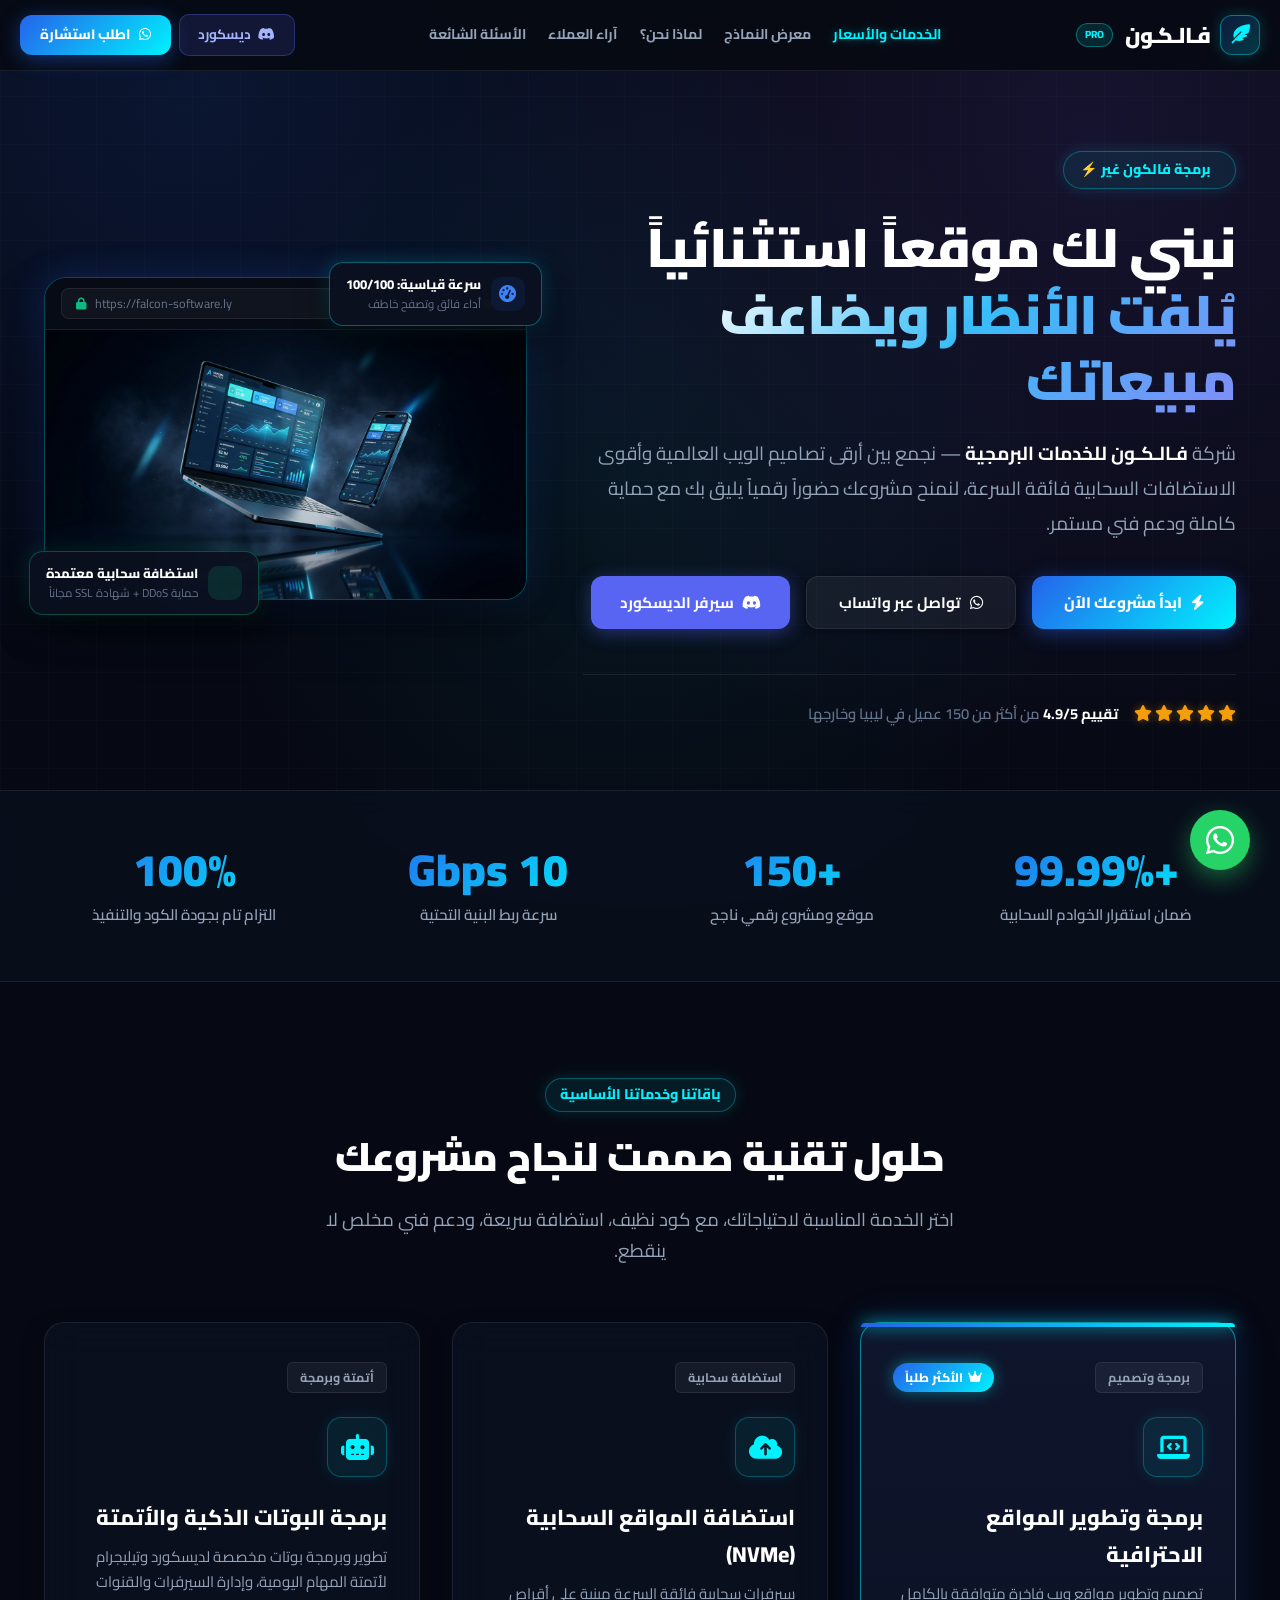
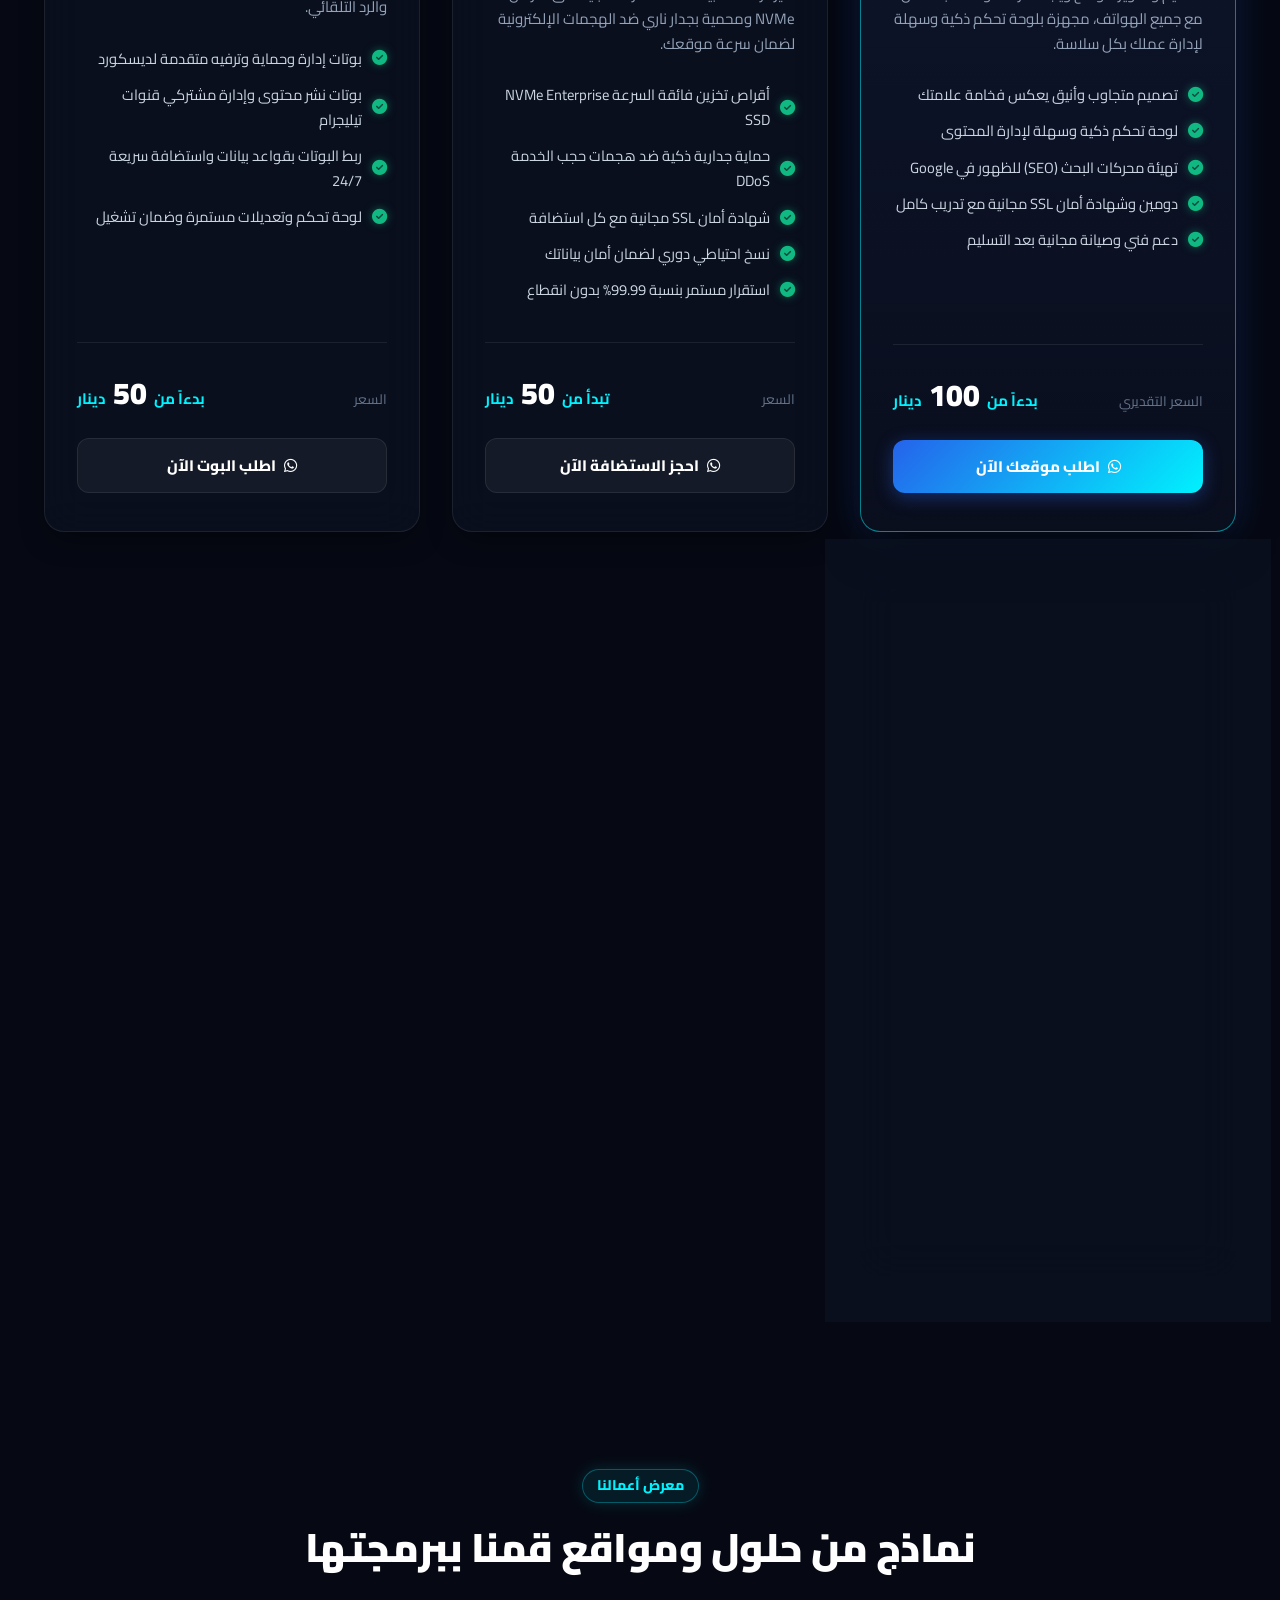
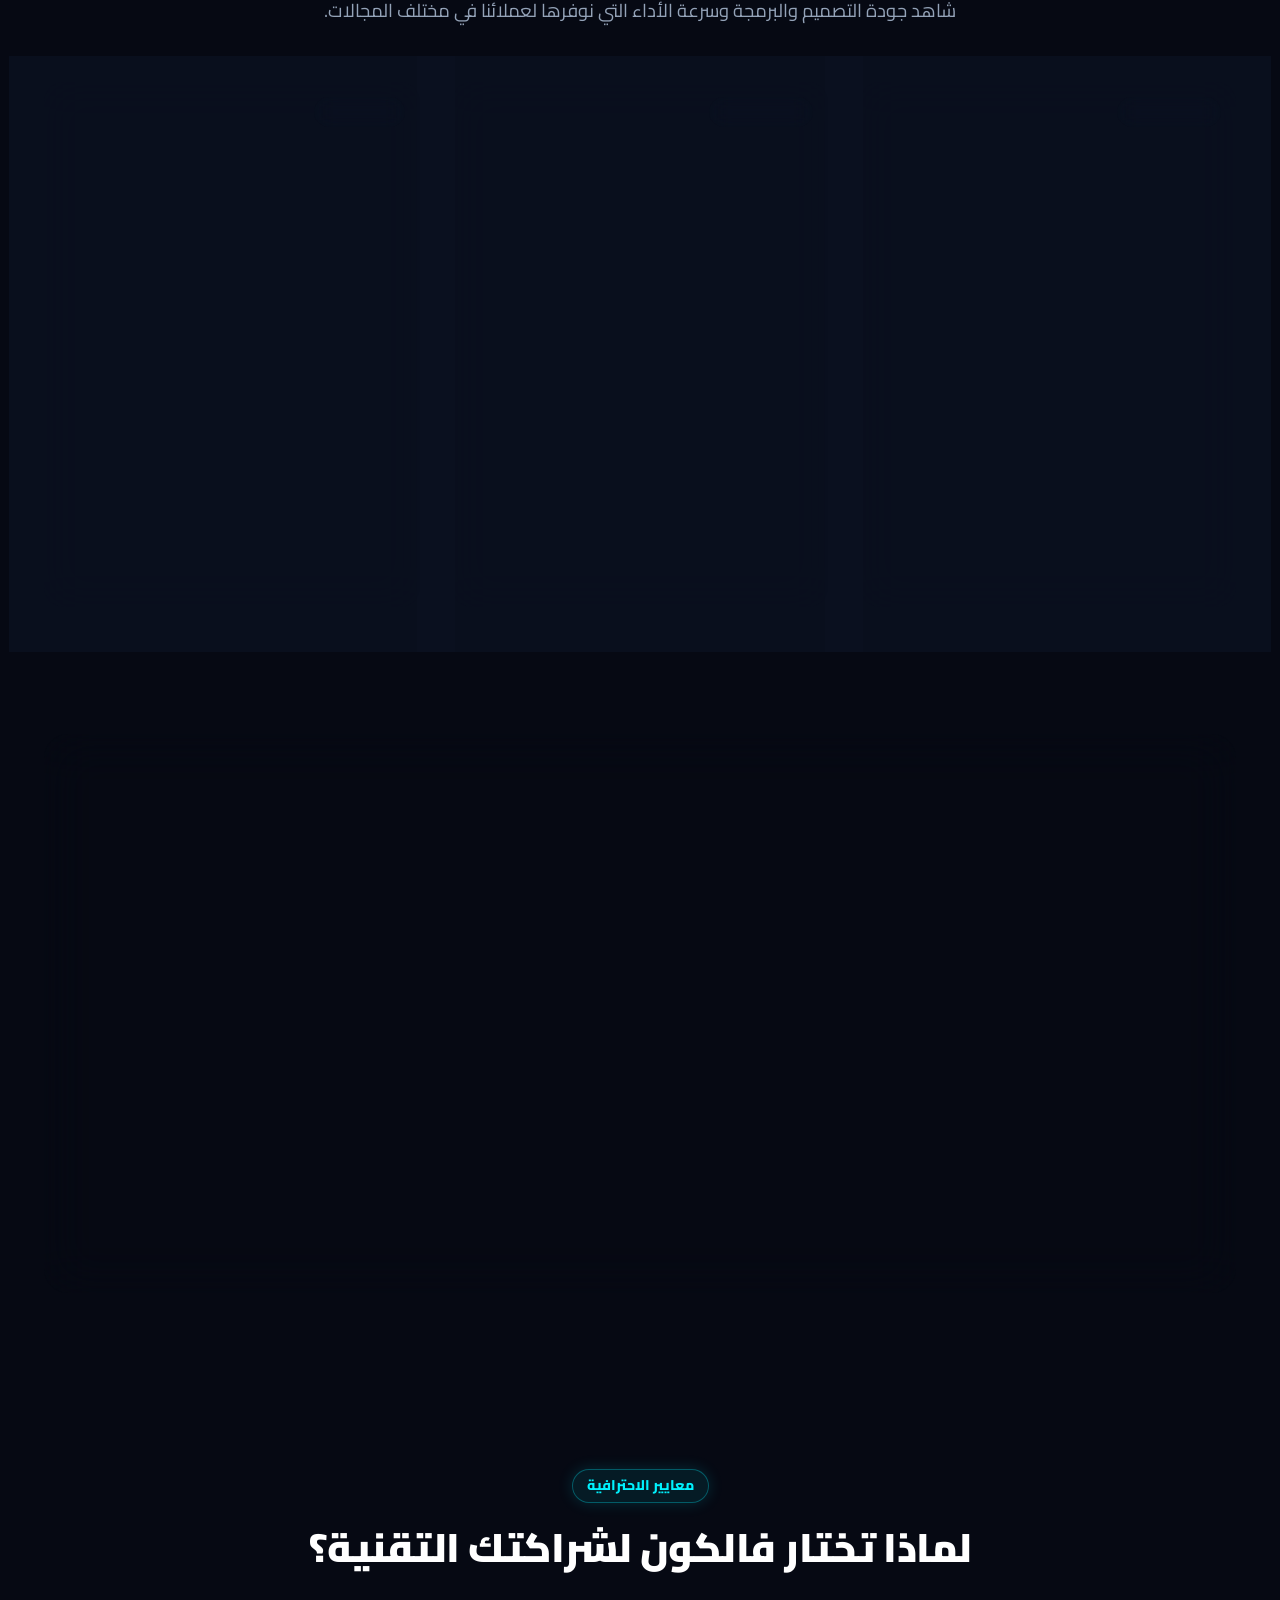
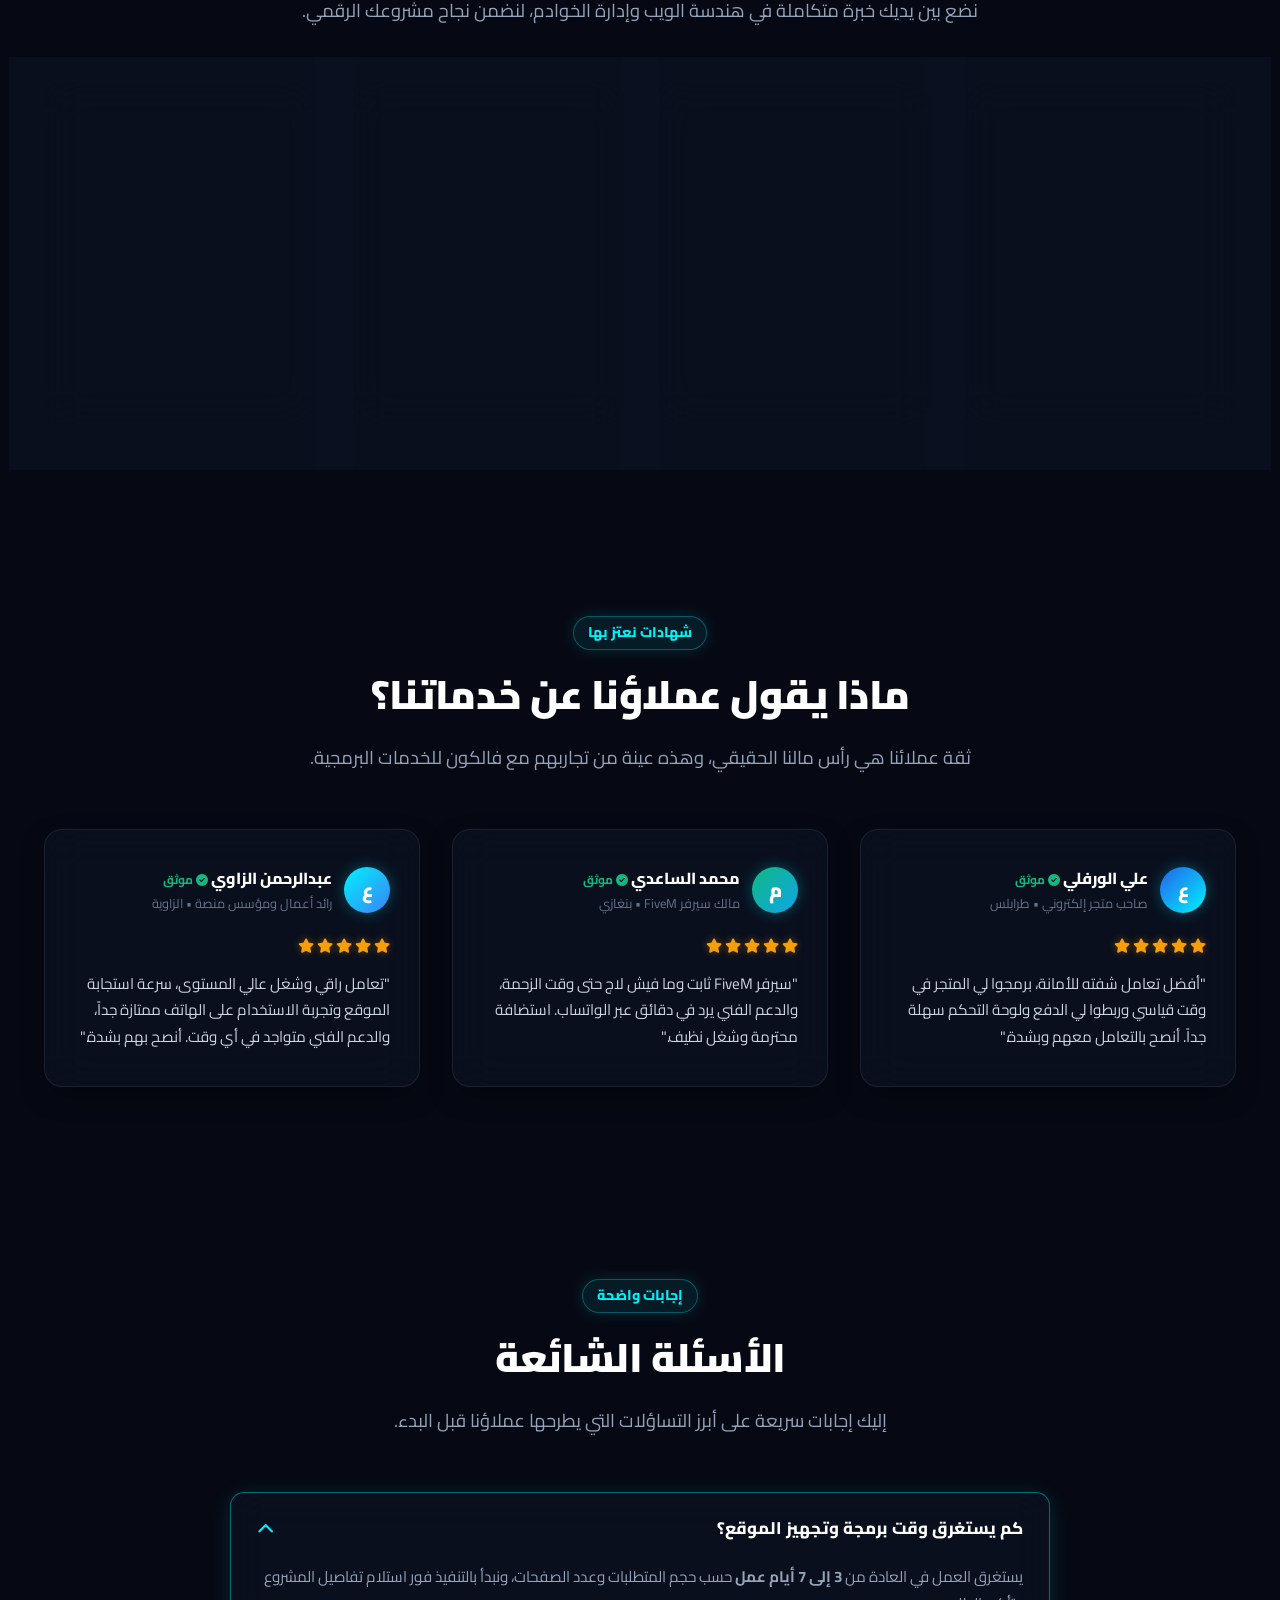
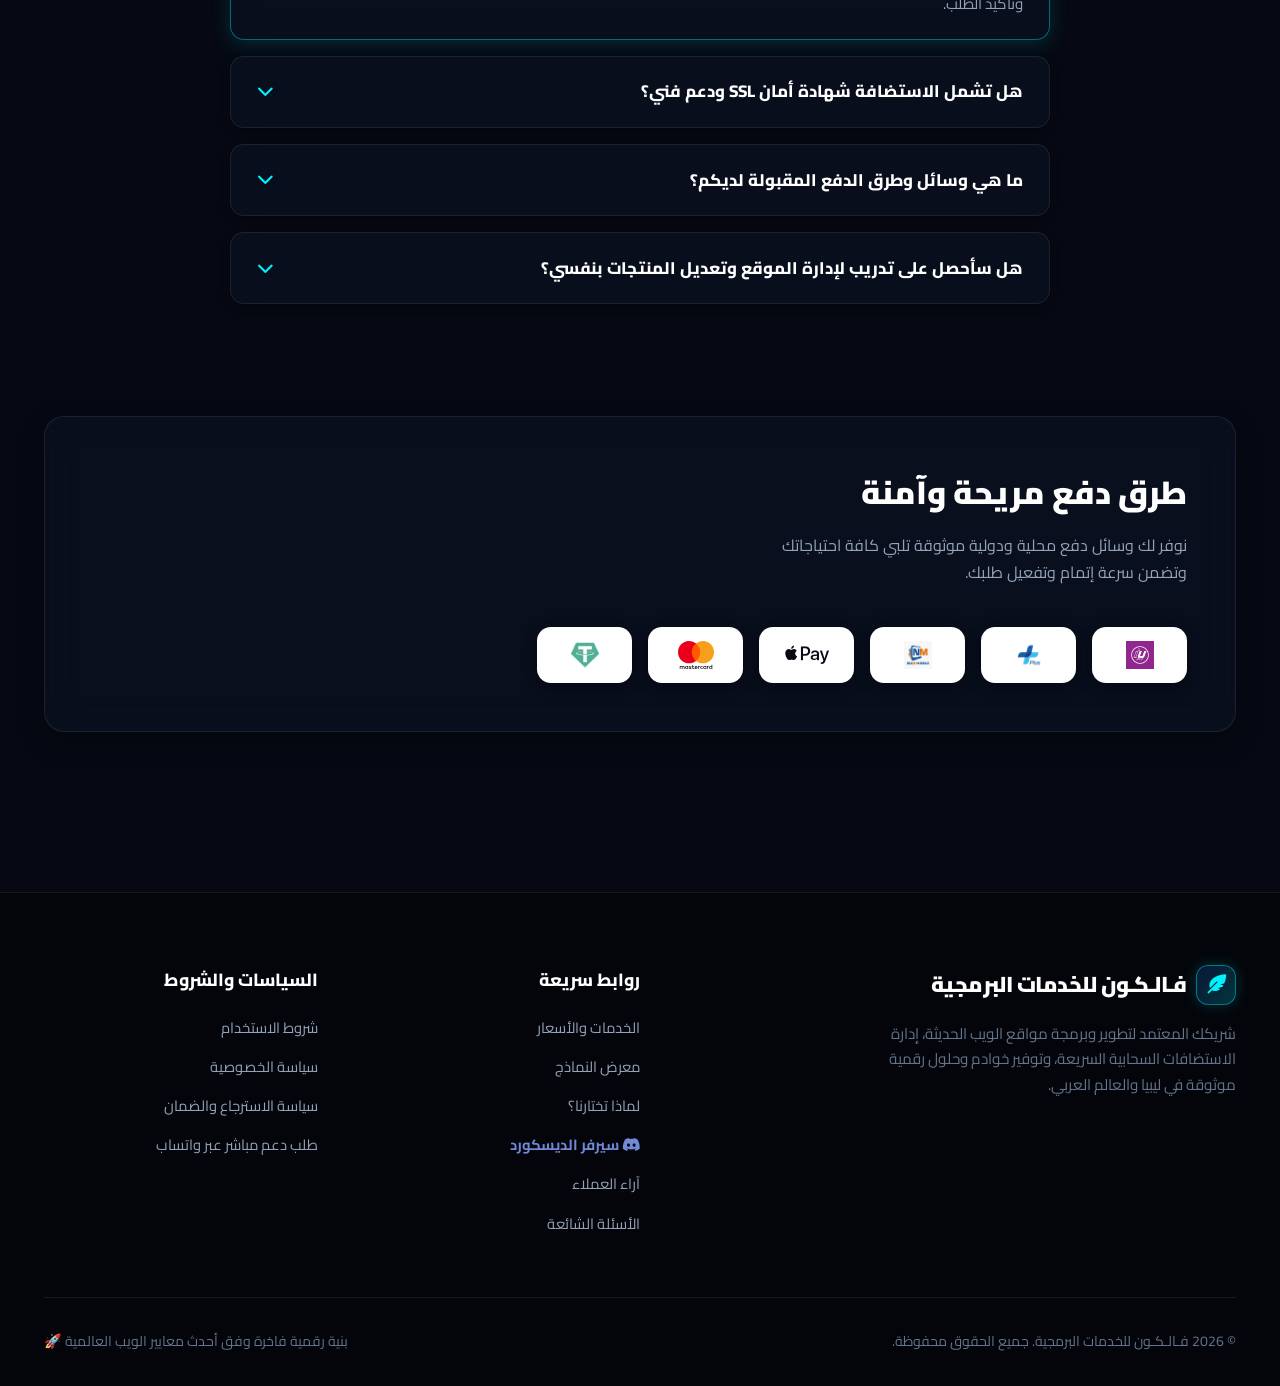
<file: index.html>
<!DOCTYPE html>
<html lang="ar" dir="rtl">
<head>
    <meta charset="UTF-8">
    <meta name="viewport" content="width=device-width, initial-scale=1.0">
    <title>فـالـكـون للخدمات البرمجية | برمجة مواقع واستضافات سحابية احترافية</title>
    <meta name="description" content="فالكون للخدمات البرمجية - منصتك المعتمدة لتطوير وبرمجة مواقع الويب الاحترافية، استضافات سحابية فائقة السرعة NVMe، خوادم FiveM وبوتات ذكية بأعلى معايير الجودة.">
    <link href="https://fonts.googleapis.com/css2?family=Cairo:wght@400;500;600;700;800;900&display=swap" rel="stylesheet">
    <link rel="stylesheet" href="styles.css?v=5.0">
    <link rel="stylesheet" href="https://cdnjs.cloudflare.com/ajax/libs/font-awesome/6.4.0/css/all.min.css">
</head>
<body>

    <!-- Dynamic Island -->
    <div id="dynamic-island" class="dynamic-island">
        <img src="avatar.png" alt="Falcon" class="island-avatar">
        <div class="island-status-dot"></div>
        <div class="island-text">مرحباً بك في <span>فـالـكـون للخدمات البرمجية</span> ⚡️</div>
    </div>

    <!-- Floating WhatsApp FAB -->
    <a href="https://wa.me/218930372714?text=السلام%20عليكم،%20أريد%20الاستفسار%20عن%20خدمات%20فالكون%20البرمجية" target="_blank" class="whatsapp-fab" title="تواصل معنا عبر واتساب">
        <i class="fa-brands fa-whatsapp"></i>
    </a>

    <!-- Corporate Navbar -->
    <nav class="navbar">
        <div class="container nav-container">
            <a href="index.html" class="logo">
                <div class="logo-icon-box">
                    <i class="fa-solid fa-feather-pointed"></i>
                </div>
                <div class="logo-text">فـالـكـون</div>
                <span class="logo-badge">PRO</span>
            </a>

            <!-- Desktop Nav Links -->
            <div class="nav-links">
                <a href="#services" class="active">الخدمات والأسعار</a>
                <a href="#portfolio">معرض النماذج</a>
                <a href="#features">لماذا نحن؟</a>
                <a href="#reviews">آراء العملاء</a>
                <a href="#faq">الأسئلة الشائعة</a>
            </div>

            <!-- Navbar Actions -->
            <div class="nav-cta">
                <a href="https://discord.gg/Whbxzw4tNk" target="_blank" class="btn-discord-nav" id="discord-link-nav" title="انضم لسيرفر الديسكورد">
                    <i class="fa-brands fa-discord"></i>
                    <span>ديسكورد</span>
                </a>
                <a href="https://wa.me/218930372714" target="_blank" class="btn-primary btn-nav-primary">
                    <i class="fa-brands fa-whatsapp"></i>
                    <span>اطلب استشارة</span>
                </a>
                <!-- Mobile Menu Hamburger Button -->
                <button class="mobile-menu-btn" id="mobile-menu-btn" aria-label="فتح القائمة">
                    <i class="fa-solid fa-bars-staggered"></i>
                </button>
            </div>
        </div>

        <!-- Mobile Menu Backdrop Overlay -->
        <div class="mobile-menu-overlay" id="mobile-menu-overlay"></div>

        <!-- Mobile Drawer Menu -->
        <div class="mobile-menu" id="mobile-menu">
            <div class="mobile-menu-header">
                <div class="logo">
                    <div class="logo-icon-box">
                        <i class="fa-solid fa-feather-pointed"></i>
                    </div>
                    <div class="logo-text">فـالـكـون</div>
                    <span class="logo-badge">PRO</span>
                </div>
                <button class="mobile-close-btn" id="mobile-close-btn" aria-label="إغلاق القائمة">
                    <i class="fa-solid fa-xmark"></i>
                </button>
            </div>
            <div class="mobile-nav-links">
                <a href="#services" class="mobile-nav-link"><i class="fa-solid fa-layer-group"></i> الخدمات والأسعار</a>
                <a href="#portfolio" class="mobile-nav-link"><i class="fa-solid fa-laptop-code"></i> معرض النماذج</a>
                <a href="#features" class="mobile-nav-link"><i class="fa-solid fa-shield-halved"></i> لماذا نحن؟</a>
                <a href="#reviews" class="mobile-nav-link"><i class="fa-solid fa-star"></i> آراء العملاء</a>
                <a href="#faq" class="mobile-nav-link"><i class="fa-solid fa-circle-question"></i> الأسئلة الشائعة</a>
            </div>
            <div class="mobile-menu-actions">
                <a href="https://discord.gg/Whbxzw4tNk" target="_blank" class="btn-discord-large">
                    <i class="fa-brands fa-discord"></i>
                    <span>سيرفر الديسكورد</span>
                </a>
                <a href="https://wa.me/218930372714" target="_blank" class="btn-primary" style="width: 100%; justify-content: center;">
                    <i class="fa-brands fa-whatsapp"></i>
                    <span>تواصل عبر واتساب</span>
                </a>
            </div>
        </div>
    </nav>

    <!-- Hero Section (High-Impact Split Layout) -->
    <header class="hero-section">
        <div class="container">
            <div class="hero-grid">
                
                <!-- Right Column: Pitch & Actions -->
                <div class="hero-content">
                    <div class="hero-pill-badge">
                        <i class="fa-solid fa-sparkles"></i>
                        <span>برمجة فالكون غير ⚡</span>
                    </div>

                    <h1 class="hero-title">
                        نبني لك موقعاً استثنائياً<br>
                        <span class="hero-gradient-text">يُلفت الأنظار ويضاعف مبيعاتك</span>
                    </h1>

                    <p class="hero-subtitle">
                        شركة <strong>فـالـكـون للخدمات البرمجية</strong> — نجمع بين أرقى تصاميم الويب العالمية وأقوى الاستضافات السحابية فائقة السرعة، لنمنح مشروعك حضوراً رقمياً يليق بك مع حماية كاملة ودعم فني مستمر.
                    </p>

                    <div class="hero-actions">
                        <a href="#services" class="btn-primary">
                            <i class="fa-solid fa-bolt"></i>
                            <span>ابدأ مشروعك الآن</span>
                        </a>
                        <a href="https://wa.me/218930372714?text=مرحباً%20فالكون،%20أريد%20استشارة%20برمجية%20لمشروعي" target="_blank" class="btn-secondary">
                            <i class="fa-brands fa-whatsapp"></i>
                            <span>تواصل عبر واتساب</span>
                        </a>
                        <a href="https://discord.gg/Whbxzw4tNk" target="_blank" class="btn-discord" id="discord-link-hero">
                            <i class="fa-brands fa-discord"></i>
                            <span>سيرفر الديسكورد</span>
                        </a>
                    </div>

                    <!-- Client Trust Rating -->
                    <div class="hero-ratings">
                        <div class="stars-group">
                            <i class="fa-solid fa-star"></i>
                            <i class="fa-solid fa-star"></i>
                            <i class="fa-solid fa-star"></i>
                            <i class="fa-solid fa-star"></i>
                            <i class="fa-solid fa-star"></i>
                        </div>
                        <div class="ratings-text">
                            <strong>تقييم 4.9/5</strong> من أكثر من 150 عميل في ليبيا وخارجها
                        </div>
                    </div>
                </div>

                <!-- Left Column: Interactive Live Browser Mockup -->
                <div class="hero-visual-wrapper">
                    <div class="browser-mockup">
                        <div class="browser-header">
                            <div class="browser-dots">
                                <span class="b-dot red"></span>
                                <span class="b-dot yellow"></span>
                                <span class="b-dot green"></span>
                            </div>
                            <div class="browser-address-bar">
                                <i class="fa-solid fa-lock"></i>
                                <span>https://falcon-software.ly</span>
                            </div>
                        </div>

                        <div class="browser-body">
                            <img src="hero-dark-3d.jpg" alt="فالكون للخدمات البرمجية - أحدث تصاميم المواقع والحلول السحابية" class="hero-3d-img">
                        </div>
                    </div>

                    <!-- Floating Speed Badge -->
                    <div class="floating-speed-chip">
                        <div class="chip-icon" style="background: rgba(37, 99, 235, 0.1); color: var(--brand-primary);">
                            <i class="fa-solid fa-gauge-high"></i>
                        </div>
                        <div>
                            <div class="chip-text">سرعة قياسية: 100/100</div>
                            <div class="chip-sub">أداء فائق وتصفح خاطف</div>
                        </div>
                    </div>

                    <!-- Floating Trust Badge -->
                    <div class="floating-trust-chip">
                        <div class="chip-icon">
                            <i class="fa-solid fa-shield-check"></i>
                        </div>
                        <div>
                            <div class="chip-text">استضافة سحابية معتمدة</div>
                            <div class="chip-sub">حماية DDoS + شهادة SSL مجاناً</div>
                        </div>
                    </div>
                </div>

            </div>
        </div>
    </header>

    <!-- Stats Section -->
    <section class="stats-section">
        <div class="container">
            <div class="stats-grid">
                <div class="stat-card">
                    <div class="stat-number">+99.99%</div>
                    <div class="stat-label">ضمان استقرار الخوادم السحابية</div>
                </div>
                <div class="stat-card">
                    <div class="stat-number">+150</div>
                    <div class="stat-label">موقع ومشروع رقمي ناجح</div>
                </div>
                <div class="stat-card">
                    <div class="stat-number">10 Gbps</div>
                    <div class="stat-label">سرعة ربط البنية التحتية</div>
                </div>
                <div class="stat-card">
                    <div class="stat-number">100%</div>
                    <div class="stat-label">التزام تام بجودة الكود والتنفيذ</div>
                </div>
            </div>
        </div>
    </section>

    <!-- Services & Pricing Section -->
    <section id="services" class="section-wrapper">
        <div class="container">
            <div class="section-head text-center">
                <span class="section-tag">باقاتنا وخدماتنا الأساسية</span>
                <h2 class="section-title">حلول تقنية صممت لنجاح مشروعك</h2>
                <p class="section-subtitle">اختر الخدمة المناسبة لاحتياجاتك، مع كود نظيف، استضافة سريعة، ودعم فني مخلص لا ينقطع.</p>
            </div>

            <!-- Pricing Cards Grid -->
            <div class="cards-grid">
                
                <!-- 1. Web Dev (Featured) -->
                <div class="pro-card featured">
                    <div class="card-top-bar">
                        <span class="card-category-pill">برمجة وتصميم</span>
                        <span class="card-featured-badge"><i class="fa-solid fa-crown"></i> الأكثر طلباً</span>
                    </div>

                    <div class="card-icon-container">
                        <i class="fa-solid fa-laptop-code"></i>
                    </div>

                    <h3 class="card-title">برمجة وتطوير المواقع الاحترافية</h3>
                    <p class="card-desc">تصميم وتطوير مواقع ويب فاخرة متوافقة بالكامل مع جميع الهواتف، مجهزة بلوحة تحكم ذكية وسهلة لإدارة عملك بكل سلاسة.</p>

                    <ul class="card-features-list">
                        <li><i class="fa-solid fa-circle-check"></i> تصميم متجاوب وأنيق يعكس فخامة علامتك</li>
                        <li><i class="fa-solid fa-circle-check"></i> لوحة تحكم ذكية وسهلة لإدارة المحتوى</li>
                        <li><i class="fa-solid fa-circle-check"></i> تهيئة محركات البحث (SEO) للظهور في Google</li>
                        <li><i class="fa-solid fa-circle-check"></i> دومين وشهادة أمان SSL مجانية مع تدريب كامل</li>
                        <li><i class="fa-solid fa-circle-check"></i> دعم فني وصيانة مجانية بعد التسليم</li>
                    </ul>

                    <div class="card-footer">
                        <div class="card-price-row">
                            <span class="card-price-label">السعر التقديري</span>
                            <div class="card-price-value"><span>بدءاً من</span> 100 <span>دينار</span></div>
                        </div>
                        <a href="https://wa.me/218930372714?text=السلام%20عليكم،%20أريد%20طلب%20خدمة%20برمجة%20موقع%20من%20فالكون" target="_blank" class="card-btn card-btn-primary">
                            <i class="fa-brands fa-whatsapp"></i> اطلب موقعك الآن
                        </a>
                    </div>
                </div>

                <!-- 2. Web Hosting -->
                <div class="pro-card">
                    <div class="card-top-bar">
                        <span class="card-category-pill">استضافة سحابية</span>
                    </div>

                    <div class="card-icon-container">
                        <i class="fa-solid fa-cloud-arrow-up"></i>
                    </div>

                    <h3 class="card-title">استضافة المواقع السحابية (NVMe)</h3>
                    <p class="card-desc">سيرفرات سحابية فائقة السرعة مبنية على أقراص NVMe ومحمية بجدار ناري ضد الهجمات الإلكترونية لضمان سرعة موقعك.</p>

                    <ul class="card-features-list">
                        <li><i class="fa-solid fa-circle-check"></i> أقراص تخزين فائقة السرعة NVMe Enterprise SSD</li>
                        <li><i class="fa-solid fa-circle-check"></i> حماية جدارية ذكية ضد هجمات حجب الخدمة DDoS</li>
                        <li><i class="fa-solid fa-circle-check"></i> شهادة أمان SSL مجانية مع كل استضافة</li>
                        <li><i class="fa-solid fa-circle-check"></i> نسخ احتياطي دوري لضمان أمان بياناتك</li>
                        <li><i class="fa-solid fa-circle-check"></i> استقرار مستمر بنسبة 99.99% بدون انقطاع</li>
                    </ul>

                    <div class="card-footer">
                        <div class="card-price-row">
                            <span class="card-price-label">السعر</span>
                            <div class="card-price-value"><span>تبدأ من</span> 50 <span>دينار</span></div>
                        </div>
                        <a href="https://wa.me/218930372714?text=السلام%20عليكم،%20أريد%20الاستفسار%20عن%20استضافات%20المواقع%20(تبدأ%20من%2050%20دينار)%20من%20فالكون" target="_blank" class="card-btn card-btn-outline">
                            <i class="fa-brands fa-whatsapp"></i> احجز الاستضافة الآن
                        </a>
                    </div>
                </div>

                <!-- 3. Smart Bots -->
                <div class="pro-card">
                    <div class="card-top-bar">
                        <span class="card-category-pill">أتمتة وبرمجة</span>
                    </div>

                    <div class="card-icon-container">
                        <i class="fa-solid fa-robot"></i>
                    </div>

                    <h3 class="card-title">برمجة البوتات الذكية والأتمتة</h3>
                    <p class="card-desc">تطوير وبرمجة بوتات مخصصة لديسكورد وتيليجرام لأتمتة المهام اليومية، وإدارة السيرفرات والقنوات والرد التلقائي.</p>

                    <ul class="card-features-list">
                        <li><i class="fa-solid fa-circle-check"></i> بوتات إدارة وحماية وترفيه متقدمة لديسكورد</li>
                        <li><i class="fa-solid fa-circle-check"></i> بوتات نشر محتوى وإدارة مشتركي قنوات تيليجرام</li>
                        <li><i class="fa-solid fa-circle-check"></i> ربط البوتات بقواعد بيانات واستضافة سريعة 24/7</li>
                        <li><i class="fa-solid fa-circle-check"></i> لوحة تحكم وتعديلات مستمرة وضمان تشغيل</li>
                    </ul>

                    <div class="card-footer">
                        <div class="card-price-row">
                            <span class="card-price-label">السعر</span>
                            <div class="card-price-value"><span>بدءاً من</span> 50 <span>دينار</span></div>
                        </div>
                        <a href="https://wa.me/218930372714?text=السلام%20عليكم،%20أريد%20برمجة%20بوت%20خاص%20بي%20من%20فالكون" target="_blank" class="card-btn card-btn-outline">
                            <i class="fa-brands fa-whatsapp"></i> اطلب البوت الآن
                        </a>
                    </div>
                </div>

                <!-- 4. FiveM Dedicated Servers -->
                <div class="pro-card">
                    <div class="card-top-bar">
                        <span class="card-category-pill">سيرفرات سحابية</span>
                    </div>

                    <div class="card-icon-container">
                        <i class="fa-solid fa-server"></i>
                    </div>

                    <h3 class="card-title">خوادم FiveM عالية الأداء</h3>
                    <p class="card-desc">سيرفرات مخصصة لمجتمع FiveM العربي بأقصى درجات الاستقرار وحماية متقدمة ضد هجمات حجب الخدمة وانعدام اللاج.</p>

                    <ul class="card-features-list">
                        <li><i class="fa-solid fa-circle-check"></i> معالجات قوية مع تخزين فائق السرعة NVMe</li>
                        <li><i class="fa-solid fa-circle-check"></i> نظام حماية متخصص ضد DDoS لهجمات FiveM</li>
                        <li><i class="fa-solid fa-circle-check"></i> تحكم كامل في السيرفر وصلاحيات الـ Root</li>
                        <li><i class="fa-solid fa-circle-check"></i> دعم فني مخصص لحل المشاكل التقنية في أي وقت</li>
                    </ul>

                    <div class="card-footer">
                        <div class="card-price-row">
                            <span class="card-price-label">السعر</span>
                            <div class="card-price-value"><span>تبدأ من</span> 15 <span>دولار</span></div>
                        </div>
                        <a href="https://wa.me/218930372714?text=السلام%20عليكم،%20أريد%20طلب%20سيرفر%20FiveM%20(يبدأ%20من%2015%20دولار)%20من%20فالكون" target="_blank" class="card-btn card-btn-outline">
                            <i class="fa-brands fa-whatsapp"></i> احجز السيرفر الآن
                        </a>
                    </div>
                </div>

            </div>
        </div>
    </section>

    <!-- Portfolio Section (نماذج الأعمال) -->
    <section id="portfolio" class="section-wrapper">
        <div class="container">
            <div class="section-head text-center">
                <span class="section-tag">معرض أعمالنا</span>
                <h2 class="section-title">نماذج من حلول ومواقع قمنا ببرمجتها</h2>
                <p class="section-subtitle">شاهد جودة التصميم والبرمجة وسرعة الأداء التي نوفرها لعملائنا في مختلف المجالات.</p>
            </div>

            <div class="portfolio-grid">
                
                <!-- Sample 1: E-commerce -->
                <div class="portfolio-card">
                    <div class="portfolio-thumb">
                        <img src="portfolio-ecommerce-dark.jpg" alt="برمجة متجر إلكتروني متكامل" class="portfolio-img">
                        <span class="portfolio-badge">متجر إلكتروني</span>
                    </div>
                    <div class="portfolio-body">
                        <h3>متجر إلكتروني متكامل للبيع المباشر</h3>
                        <p>تصميم متجاوب بالكامل وسريع التحميل، مجهز بربط بوابات الدفع المحلية والواتساب ولوحة تحكم عربية سهلة لإدارة المنتجات والمخزون.</p>
                        <div class="portfolio-tags">
                            <span class="portfolio-tag-item"><i class="fa-solid fa-cart-shopping"></i> تجارة إلكترونية</span>
                            <span class="portfolio-tag-item"><i class="fa-solid fa-shield-halved"></i> دفع آمن</span>
                            <span class="portfolio-tag-item"><i class="fa-solid fa-mobile-screen"></i> متوافق 100%</span>
                        </div>
                    </div>
                </div>

                <!-- Sample 2: Corporate Business -->
                <div class="portfolio-card">
                    <div class="portfolio-thumb">
                        <img src="portfolio-corporate-dark.jpg" alt="برمجة موقع تعريفي للشركات" class="portfolio-img">
                        <span class="portfolio-badge">موقع تعريفي</span>
                    </div>
                    <div class="portfolio-body">
                        <h3>موقع تعريفي فاخر لشركة أعمال وخدمات</h3>
                        <p>واجهة عصرية تعزز الثقة لدى العملاء والشركاء التجاريين، مصممة بأعلى معايير الـ SEO لتتصدر نتائج البحث في Google.</p>
                        <div class="portfolio-tags">
                            <span class="portfolio-tag-item"><i class="fa-solid fa-briefcase"></i> مواقع شركات</span>
                            <span class="portfolio-tag-item"><i class="fa-solid fa-magnifying-glass"></i> تهيئة SEO</span>
                            <span class="portfolio-tag-item"><i class="fa-solid fa-gauge-high"></i> سرعة قصوى</span>
                        </div>
                    </div>
                </div>

                <!-- Sample 3: FiveM Server Portal -->
                <div class="portfolio-card">
                    <div class="portfolio-thumb">
                        <img src="portfolio-fivem.jpg" alt="خوادم وبنية FiveM وبوتات ديسكورد" class="portfolio-img">
                        <span class="portfolio-badge">سيرفر وبوت</span>
                    </div>
                    <div class="portfolio-body">
                        <h3>بنية متكاملة لخوادم FiveM وبوتات الألعاب</h3>
                        <p>استضافة خادم متطورة بأقراص NVMe فائقة السرعة، مع بوت ديسكورد إداري ذكي لتسجيل اللاعبين وإدارة الرتب والرول بلاي تلقائياً.</p>
                        <div class="portfolio-tags">
                            <span class="portfolio-tag-item"><i class="fa-brands fa-discord"></i> تكامل ديسكورد</span>
                            <span class="portfolio-tag-item"><i class="fa-solid fa-shield-virus"></i> حماية هجمات</span>
                            <span class="portfolio-tag-item"><i class="fa-solid fa-server"></i> سيرفر FiveM</span>
                        </div>
                    </div>
                </div>

            </div>
        </div>
    </section>

    <!-- Discord Community Highlight Section -->
    <section class="discord-community-section">
        <div class="container">
            <div class="discord-banner-card">
                <div class="discord-banner-content">
                    <span class="discord-badge"><i class="fa-brands fa-discord"></i> مجتمع فالكون البرمجي</span>
                    <h2>انضم إلى سيرفر الديسكورد الرسمي ⚡</h2>
                    <p>تواصل مباشرة مع فريق التطوير، احصل على مساعدة تقنية فورية، وتعرف على آخر تحديثات المشاريع وسيرفرات FiveM وعروض البرمجة الحصرية.</p>
                    <div class="discord-features">
                        <span><i class="fa-solid fa-circle-check"></i> دعم فني وتذاكر مساعدة فورية عبر الديسكورد</span>
                        <span><i class="fa-solid fa-circle-check"></i> شروحات وأكواد حصرية للمطورين وأصحاب المواقع</span>
                        <span><i class="fa-solid fa-circle-check"></i> مجتمع نشط 24/7 لتبادل الخبرات والاستشارات</span>
                    </div>
                    <div class="discord-actions">
                        <a href="https://discord.gg/Whbxzw4tNk" target="_blank" class="btn-discord-large" id="discord-link-banner">
                            <i class="fa-brands fa-discord"></i>
                            <span>دخول سيرفر الديسكورد الآن</span>
                        </a>
                    </div>
                </div>
                <div class="discord-banner-visual">
                    <div class="discord-mockup-card">
                        <div class="discord-header-mini">
                            <i class="fa-brands fa-discord" style="color: #5865F2; font-size: 1.8rem;"></i>
                            <div>
                                <div style="font-weight: 800; font-size: 1rem; color: #0f172a;">سيرفر فـالـكـون الرسمي</div>
                                <div style="font-size: 0.78rem; color: #10b981; font-weight: 700;">🟢 متصل الآن &bull; مجتمع حي</div>
                            </div>
                        </div>
                        <div class="discord-channels-mini">
                            <div class="channel-item active"><i class="fa-solid fa-bullhorn"></i> 📢-الإعلانات-والتحديثات</div>
                            <div class="channel-item"><i class="fa-solid fa-code"></i> 💻-طلبات-البرمجة-والمواقع</div>
                            <div class="channel-item"><i class="fa-solid fa-gamepad"></i> 🎮-سيرفرات-fivem</div>
                            <div class="channel-item"><i class="fa-solid fa-ticket"></i> 🎫-فتح-تذكرة-دعم-فني</div>
                        </div>
                    </div>
                </div>
            </div>
        </div>
    </section>

    <!-- Why Choose Falcon (ركائز التميز) -->
    <section id="features" class="section-wrapper">
        <div class="container">
            <div class="section-head text-center">
                <span class="section-tag">معايير الاحترافية</span>
                <h2 class="section-title">لماذا تختار فالكون لشراكتك التقنية؟</h2>
                <p class="section-subtitle">نضع بين يديك خبرة متكاملة في هندسة الويب وإدارة الخوادم، لنضمن نجاح مشروعك الرقمي.</p>
            </div>

            <div class="pillars-grid">
                
                <div class="pillar-card">
                    <div class="pillar-icon-box">
                        <i class="fa-solid fa-gauge-high"></i>
                    </div>
                    <h3>سرعة قياسية وأداء خفيف</h3>
                    <p>نكتب كوداً برمجياً خالياً من الحشو الزائد ونستضيف موقعك على أقراص NVMe فائقة السرعة، ليفتح في لمح البصر.</p>
                </div>

                <div class="pillar-card">
                    <div class="pillar-icon-box">
                        <i class="fa-solid fa-shield-halved"></i>
                    </div>
                    <h3>أمان وحماية وتشفير 99.9%</h3>
                    <p>جدار حماية ذكي ضد الهجمات الإلكترونية وهجمات الـ DDoS، مع شهادة أمان SSL ونسخ احتياطي دوري لبياناتك.</p>
                </div>

                <div class="pillar-card">
                    <div class="pillar-icon-box">
                        <i class="fa-solid fa-mobile-screen-button"></i>
                    </div>
                    <h3>تصميم متجاوب 100%</h3>
                    <p>يظهر موقعك بمظهر جذاب ومنظم على شاشات الهواتف بجميع أنواعها، بالإضافة للأجهزة اللوحية والحواسيب المكتبية.</p>
                </div>

                <div class="pillar-card">
                    <div class="pillar-icon-box">
                        <i class="fa-solid fa-headset"></i>
                    </div>
                    <h3>دعم فني واستجابة فورية 24/7</h3>
                    <p>فريقنا التقني متواجد معك دائماً للإجابة عن استفساراتك، حل أي مشكلة، وتقديم الاستشارات الفنية عبر الواتساب مباشرة.</p>
                </div>

            </div>
        </div>
    </section>

    <!-- Customer Reviews Section -->
    <section id="reviews" class="section-wrapper">
        <div class="container">
            <div class="section-head text-center">
                <span class="section-tag">شهادات نعتز بها</span>
                <h2 class="section-title">ماذا يقول عملاؤنا عن خدماتنا؟</h2>
                <p class="section-subtitle">ثقة عملائنا هي رأس مالنا الحقيقي، وهذه عينة من تجاربهم مع فالكون للخدمات البرمجية.</p>
            </div>

            <div class="testimonials-grid">
                
                <div class="testimonial-card">
                    <div class="testimonial-header">
                        <div class="t-avatar">ع</div>
                        <div>
                            <div class="t-name">علي الورفلي <span style="font-size:0.75rem; color:#10b981; font-weight:700;"><i class="fa-solid fa-circle-check"></i> موثق</span></div>
                            <div class="t-role">صاحب متجر إلكتروني &bull; طرابلس</div>
                        </div>
                    </div>
                    <div class="testimonial-stars">
                        <i class="fa-solid fa-star"></i>
                        <i class="fa-solid fa-star"></i>
                        <i class="fa-solid fa-star"></i>
                        <i class="fa-solid fa-star"></i>
                        <i class="fa-solid fa-star"></i>
                    </div>
                    <p class="testimonial-text">
                        "أفضل تعامل شفته للأمانة، برمجوا لي المتجر في وقت قياسي وربطوا لي الدفع ولوحة التحكم سهلة جداً. أنصح بالتعامل معهم وبشدة."
                    </p>
                </div>

                <div class="testimonial-card">
                    <div class="testimonial-header">
                        <div class="t-avatar" style="background: linear-gradient(135deg, #10b981, #0ea5e9);">م</div>
                        <div>
                            <div class="t-name">محمد الساعدي <span style="font-size:0.75rem; color:#10b981; font-weight:700;"><i class="fa-solid fa-circle-check"></i> موثق</span></div>
                            <div class="t-role">مالك سيرفر FiveM &bull; بنغازي</div>
                        </div>
                    </div>
                    <div class="testimonial-stars">
                        <i class="fa-solid fa-star"></i>
                        <i class="fa-solid fa-star"></i>
                        <i class="fa-solid fa-star"></i>
                        <i class="fa-solid fa-star"></i>
                        <i class="fa-solid fa-star"></i>
                    </div>
                    <p class="testimonial-text">
                        "سيرفر FiveM ثابت وما فيش لاج حتى وقت الزحمة، والدعم الفني يرد في دقائق عبر الواتساب. استضافة محترمة وشغل نظيف."
                    </p>
                </div>

                <div class="testimonial-card">
                    <div class="testimonial-header">
                        <div class="t-avatar" style="background: linear-gradient(135deg, #00f2fe, #3b82f6);">ع</div>
                        <div>
                            <div class="t-name">عبدالرحمن الزاوي <span style="font-size:0.75rem; color:#10b981; font-weight:700;"><i class="fa-solid fa-circle-check"></i> موثق</span></div>
                            <div class="t-role">رائد أعمال ومؤسس منصة &bull; الزاوية</div>
                        </div>
                    </div>
                    <div class="testimonial-stars">
                        <i class="fa-solid fa-star"></i>
                        <i class="fa-solid fa-star"></i>
                        <i class="fa-solid fa-star"></i>
                        <i class="fa-solid fa-star"></i>
                        <i class="fa-solid fa-star"></i>
                    </div>
                    <p class="testimonial-text">
                        "تعامل راقي وشغل عالي المستوى، سرعة استجابة الموقع وتجربة الاستخدام على الهاتف ممتازة جداً، والدعم الفني متواجد في أي وقت. أنصح بهم بشدة."
                    </p>
                </div>

            </div>
        </div>
    </section>

    <!-- FAQ Section (الأسئلة الشائعة) -->
    <section id="faq" class="section-wrapper">
        <div class="container">
            <div class="section-head text-center">
                <span class="section-tag">إجابات واضحة</span>
                <h2 class="section-title">الأسئلة الشائعة</h2>
                <p class="section-subtitle">إليك إجابات سريعة على أبرز التساؤلات التي يطرحها عملاؤنا قبل البدء.</p>
            </div>

            <div class="faq-container">
                
                <div class="faq-item active">
                    <div class="faq-question">
                        <span>كم يستغرق وقت برمجة وتجهيز الموقع؟</span>
                        <i class="fa-solid fa-chevron-down"></i>
                    </div>
                    <div class="faq-answer">
                        يستغرق العمل في العادة من <strong>3 إلى 7 أيام عمل</strong> حسب حجم المتطلبات وعدد الصفحات، ونبدأ بالتنفيذ فور استلام تفاصيل المشروع وتأكيد الطلب.
                    </div>
                </div>

                <div class="faq-item">
                    <div class="faq-question">
                        <span>هل تشمل الاستضافة شهادة أمان SSL ودعم فني؟</span>
                        <i class="fa-solid fa-chevron-down"></i>
                    </div>
                    <div class="faq-answer">
                        نعم بكل تأكيد، جميع خطط الاستضافة لدينا تشمل <strong>شهادة SSL مجانية 100%</strong>، حماية DDoS متطورة، ودعم فني مخصص لحل أي مشكلة تقنية قد تواجهك.
                    </div>
                </div>

                <div class="faq-item">
                    <div class="faq-question">
                        <span>ما هي وسائل وطرق الدفع المقبولة لديكم؟</span>
                        <i class="fa-solid fa-chevron-down"></i>
                    </div>
                    <div class="faq-answer">
                        نوفر وسائل دفع متعددة لتسهيل التعامل: <strong>ليبيانا، مصرفي بلس، ناب موبايل، Apple Pay، Mastercard، وUSDT كربتو</strong>.
                    </div>
                </div>

                <div class="faq-item">
                    <div class="faq-question">
                        <span>هل سأحصل على تدريب لإدارة الموقع وتعديل المنتجات بنفسي؟</span>
                        <i class="fa-solid fa-chevron-down"></i>
                    </div>
                    <div class="faq-answer">
                        نعم، نسلمك لوحة تحكم ذكية باللغة العربية مع فيديو توضيحي وشرح كامل لكيفية إضافة المنتجات والمحتوى وتغيير الأسعار بنفسك بكل سهولة وبدون الحاجة لخبرة برمجية.
                    </div>
                </div>

            </div>
        </div>
    </section>

    <!-- Payment Methods Section -->
    <section id="payments" class="section-wrapper" style="padding-top: 1rem;">
        <div class="container">
            <div class="payments-card">
                <div class="payments-info">
                    <h2>طرق دفع مريحة وآمنة</h2>
                    <p>نوفر لك وسائل دفع محلية ودولية موثوقة تلبي كافة احتياجاتك وتضمن سرعة إتمام وتفعيل طلبك.</p>
                </div>
                <div class="payments-logos-grid">
                    <div class="pay-badge" title="ليبيانا">
                        <img src="libyana1.png" alt="ليبيانا">
                    </div>
                    <div class="pay-badge" title="مصرفي بلس">
                        <img src="unnamed.webp" alt="مصرفي بلس">
                    </div>
                    <div class="pay-badge" title="ناب موبايل">
                        <img src="unnamed (1).webp" alt="ناب موبايل">
                    </div>
                    <div class="pay-badge" title="Apple Pay">
                        <i class="fa-brands fa-apple-pay"></i>
                    </div>
                    <div class="pay-badge" title="Mastercard">
                        <img src="mastercard.svg" alt="Mastercard">
                    </div>
                    <div class="pay-badge" title="USDT كربتو">
                        <img src="usdt.png" alt="USDT">
                    </div>
                </div>
            </div>
        </div>
    </section>

    <!-- Corporate Footer -->
    <footer class="footer">
        <div class="container">
            <div class="footer-grid">
                <div class="footer-brand">
                    <a href="index.html" class="logo" style="margin-bottom: 1rem;">
                        <div class="logo-icon-box">
                            <i class="fa-solid fa-feather-pointed"></i>
                        </div>
                        <div class="logo-text">فـالـكـون للخدمات البرمجية</div>
                    </a>
                    <p>شريكك المعتمد لتطوير وبرمجة مواقع الويب الحديثة، إدارة الاستضافات السحابية السريعة، وتوفير خوادم وحلول رقمية موثوقة في ليبيا والعالم العربي.</p>
                </div>

                <div class="footer-column">
                    <h3>روابط سريعة</h3>
                    <ul>
                        <li><a href="#services">الخدمات والأسعار</a></li>
                        <li><a href="#portfolio">معرض النماذج</a></li>
                        <li><a href="#features">لماذا تختارنا؟</a></li>
                        <li><a href="https://discord.gg/Whbxzw4tNk" target="_blank" id="discord-link-footer" style="color: #7289da; font-weight: 700;"><i class="fa-brands fa-discord"></i> سيرفر الديسكورد</a></li>
                        <li><a href="#reviews">آراء العملاء</a></li>
                        <li><a href="#faq">الأسئلة الشائعة</a></li>
                    </ul>
                </div>

                <div class="footer-column">
                    <h3>السياسات والشروط</h3>
                    <ul>
                        <li><a href="terms.html">شروط الاستخدام</a></li>
                        <li><a href="terms.html">سياسة الخصوصية</a></li>
                        <li><a href="terms.html">سياسة الاسترجاع والضمان</a></li>
                        <li><a href="https://wa.me/218930372714" target="_blank">طلب دعم مباشر عبر واتساب</a></li>
                    </ul>
                </div>
            </div>

            <div class="footer-bottom">
                <div>&copy; 2026 فـالـكـون للخدمات البرمجية. جميع الحقوق محفوظة.</div>
                <div>بنية رقمية فاخرة وفق أحدث معايير الويب العالمية 🚀</div>
            </div>
        </div>
    </footer>

    <script src="script.js"></script>
</body>
</html>
</file>
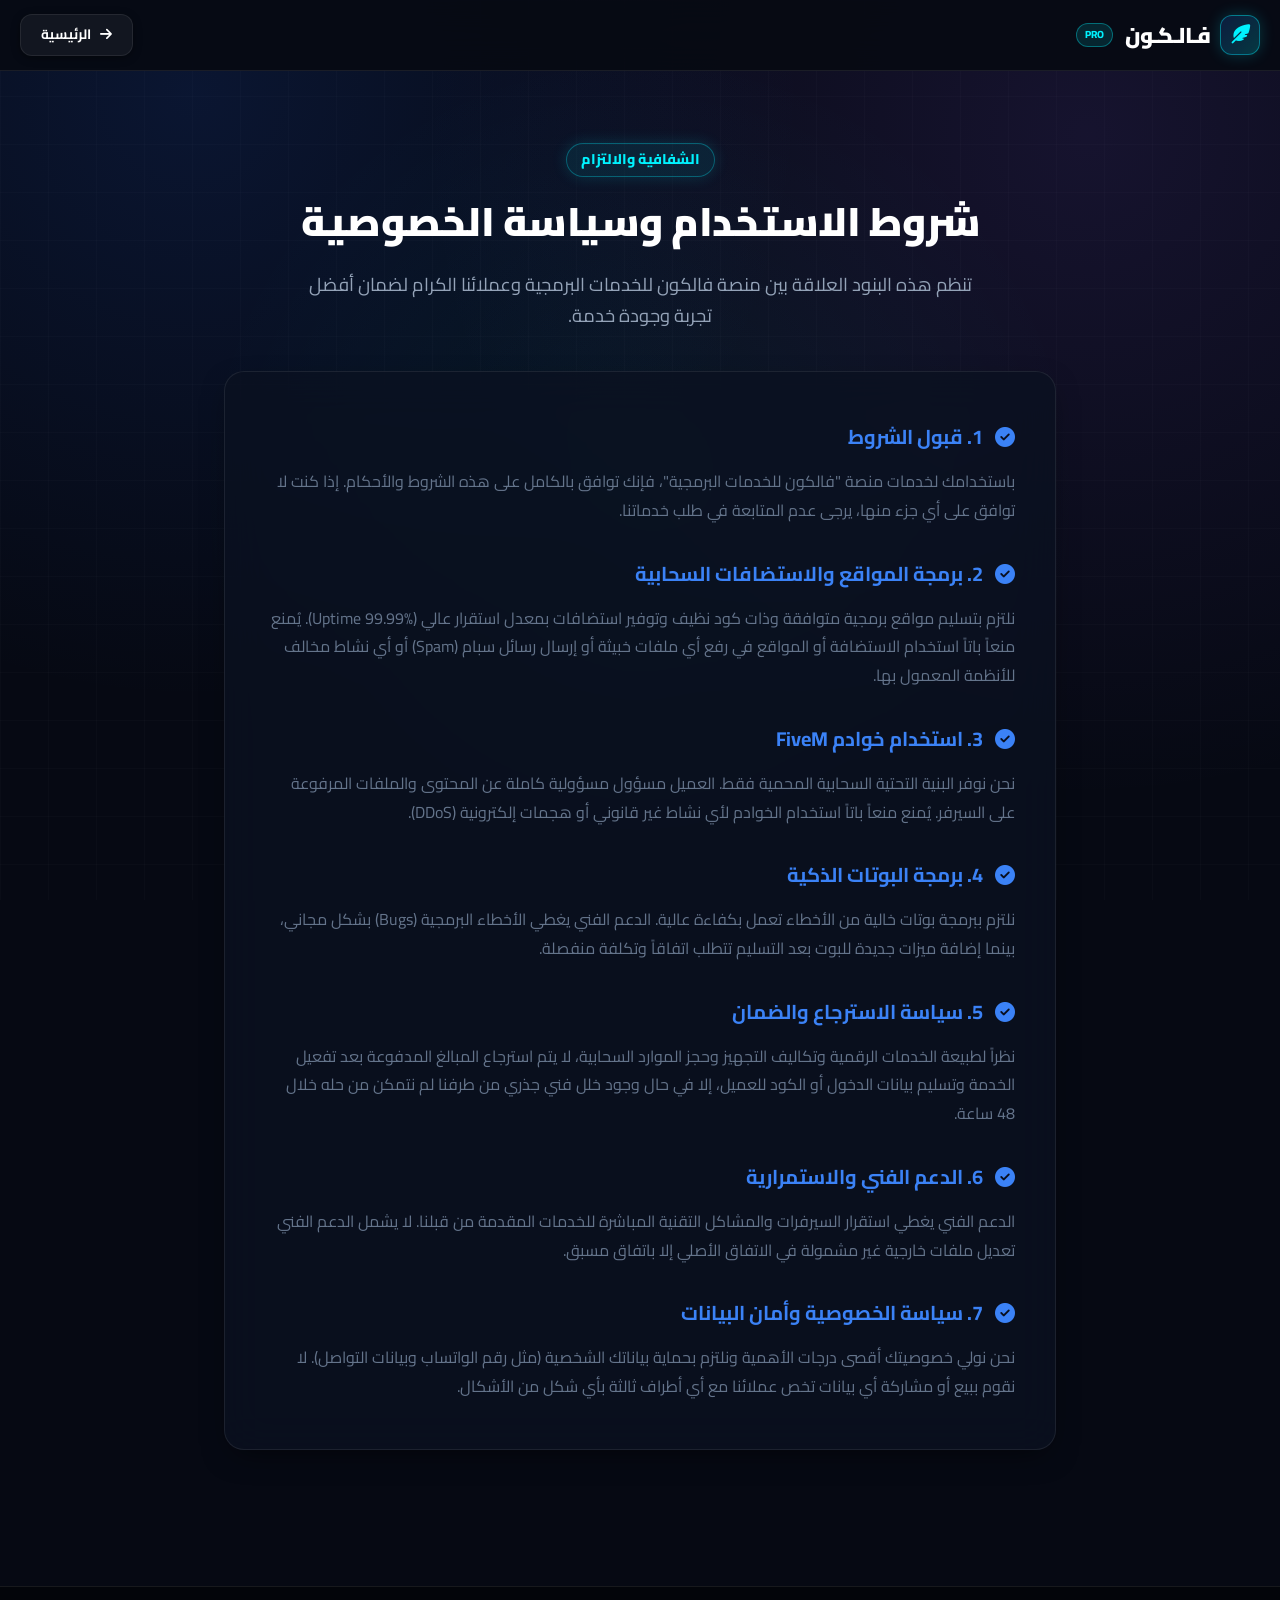
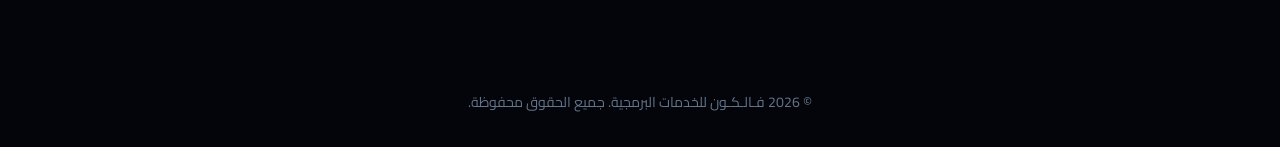
<file: terms.html>
<!DOCTYPE html>
<html lang="ar" dir="rtl">
<head>
    <meta charset="UTF-8">
    <meta name="viewport" content="width=device-width, initial-scale=1.0">
    <title>شروط الاستخدام والسياسات | فالكون للخدمات البرمجية</title>
    <link href="https://fonts.googleapis.com/css2?family=Cairo:wght@400;500;600;700;800;900&display=swap" rel="stylesheet">
    <link rel="stylesheet" href="styles.css?v=5.0">
    <link rel="stylesheet" href="https://cdnjs.cloudflare.com/ajax/libs/font-awesome/6.4.0/css/all.min.css">
</head>
<body>
    <nav class="navbar">
        <div class="container nav-container">
            <a href="index.html" class="logo">
                <div class="logo-icon-box">
                    <i class="fa-solid fa-feather-pointed"></i>
                </div>
                <div class="logo-text">فـالـكـون</div>
                <span class="logo-badge">PRO</span>
            </a>
            <a href="index.html" class="btn-secondary btn-nav-primary" style="padding: 0.5rem 1.2rem;">
                <i class="fa-solid fa-arrow-right"></i>
                <span>الرئيسية</span>
            </a>
        </div>
    </nav>

    <div class="container terms-container" style="max-width: 880px;">
        <div class="text-center" style="margin-bottom: 2.5rem;">
            <span class="section-tag">الشفافية والالتزام</span>
            <h1 class="section-title">شروط الاستخدام وسياسة الخصوصية</h1>
            <p class="section-subtitle">تنظم هذه البنود العلاقة بين منصة فالكون للخدمات البرمجية وعملائنا الكرام لضمان أفضل تجربة وجودة خدمة.</p>
        </div>
        
        <div class="pro-card terms-card">
            <div style="text-align: right;">
                <h3 style="margin-bottom: 0.8rem; color: var(--brand-primary); font-size: 1.25rem;">
                    <i class="fa-solid fa-circle-check" style="margin-left: 8px;"></i> 1. قبول الشروط
                </h3>
                <p style="margin-bottom: 2rem; color: var(--text-muted); font-size: 1rem; line-height: 1.8;">
                    باستخدامك لخدمات منصة "فالكون للخدمات البرمجية"، فإنك توافق بالكامل على هذه الشروط والأحكام. إذا كنت لا توافق على أي جزء منها، يرجى عدم المتابعة في طلب خدماتنا.
                </p>
                
                <h3 style="margin-bottom: 0.8rem; color: var(--brand-primary); font-size: 1.25rem;">
                    <i class="fa-solid fa-circle-check" style="margin-left: 8px;"></i> 2. برمجة المواقع والاستضافات السحابية
                </h3>
                <p style="margin-bottom: 2rem; color: var(--text-muted); font-size: 1rem; line-height: 1.8;">
                    نلتزم بتسليم مواقع برمجية متوافقة وذات كود نظيف وتوفير استضافات بمعدل استقرار عالي (Uptime 99.99%). يُمنع منعاً باتاً استخدام الاستضافة أو المواقع في رفع أي ملفات خبيثة أو إرسال رسائل سبام (Spam) أو أي نشاط مخالف للأنظمة المعمول بها.
                </p>

                <h3 style="margin-bottom: 0.8rem; color: var(--brand-primary); font-size: 1.25rem;">
                    <i class="fa-solid fa-circle-check" style="margin-left: 8px;"></i> 3. استخدام خوادم FiveM
                </h3>
                <p style="margin-bottom: 2rem; color: var(--text-muted); font-size: 1rem; line-height: 1.8;">
                    نحن نوفر البنية التحتية السحابية المحمية فقط. العميل مسؤول مسؤولية كاملة عن المحتوى والملفات المرفوعة على السيرفر. يُمنع منعاً باتاً استخدام الخوادم لأي نشاط غير قانوني أو هجمات إلكترونية (DDoS).
                </p>
                
                <h3 style="margin-bottom: 0.8rem; color: var(--brand-primary); font-size: 1.25rem;">
                    <i class="fa-solid fa-circle-check" style="margin-left: 8px;"></i> 4. برمجة البوتات الذكية
                </h3>
                <p style="margin-bottom: 2rem; color: var(--text-muted); font-size: 1rem; line-height: 1.8;">
                    نلتزم ببرمجة بوتات خالية من الأخطاء تعمل بكفاءة عالية. الدعم الفني يغطي الأخطاء البرمجية (Bugs) بشكل مجاني، بينما إضافة ميزات جديدة للبوت بعد التسليم تتطلب اتفاقاً وتكلفة منفصلة.
                </p>
                
                <h3 style="margin-bottom: 0.8rem; color: var(--brand-primary); font-size: 1.25rem;">
                    <i class="fa-solid fa-circle-check" style="margin-left: 8px;"></i> 5. سياسة الاسترجاع والضمان
                </h3>
                <p style="margin-bottom: 2rem; color: var(--text-muted); font-size: 1rem; line-height: 1.8;">
                    نظراً لطبيعة الخدمات الرقمية وتكاليف التجهيز وحجز الموارد السحابية، لا يتم استرجاع المبالغ المدفوعة بعد تفعيل الخدمة وتسليم بيانات الدخول أو الكود للعميل، إلا في حال وجود خلل فني جذري من طرفنا لم نتمكن من حله خلال 48 ساعة.
                </p>
                
                <h3 style="margin-bottom: 0.8rem; color: var(--brand-primary); font-size: 1.25rem;">
                    <i class="fa-solid fa-circle-check" style="margin-left: 8px;"></i> 6. الدعم الفني والاستمرارية
                </h3>
                <p style="margin-bottom: 2rem; color: var(--text-muted); font-size: 1rem; line-height: 1.8;">
                    الدعم الفني يغطي استقرار السيرفرات والمشاكل التقنية المباشرة للخدمات المقدمة من قبلنا. لا يشمل الدعم الفني تعديل ملفات خارجية غير مشمولة في الاتفاق الأصلي إلا باتفاق مسبق.
                </p>

                <h3 style="margin-bottom: 0.8rem; color: var(--brand-primary); font-size: 1.25rem;">
                    <i class="fa-solid fa-circle-check" style="margin-left: 8px;"></i> 7. سياسة الخصوصية وأمان البيانات
                </h3>
                <p style="margin-bottom: 0; color: var(--text-muted); font-size: 1rem; line-height: 1.8;">
                    نحن نولي خصوصيتك أقصى درجات الأهمية ونلتزم بحماية بياناتك الشخصية (مثل رقم الواتساب وبيانات التواصل). لا نقوم ببيع أو مشاركة أي بيانات تخص عملائنا مع أي أطراف ثالثة بأي شكل من الأشكال.
                </p>
            </div>
        </div>
    </div>

    <footer class="footer">
        <div class="container footer-bottom" style="border:none; justify-content: center;">
            <p>&copy; 2026 فـالـكـون للخدمات البرمجية. جميع الحقوق محفوظة.</p>
        </div>
    </footer>
</body>
</html>
</file>
<file: styles.css>
/* ==========================================================================
   فـالـكـون للخدمات البرمجية | Falcon Software Services
   Legendary Royal Dark Mode - Futuristic FiveM & Discord Cloud Tech Theme
   ========================================================================== */

:root {
    /* Deep Space & Obsidian Backgrounds */
    --bg-page: #060913;
    --bg-surface: #0b1120;
    --bg-surface-glass: rgba(11, 17, 32, 0.78);
    --bg-surface-subtle: #0f172a;
    --bg-surface-hover: rgba(18, 27, 51, 0.9);
    --bg-footer: #03050a;

    /* Electric Brand Gradients & Accents */
    --brand-primary: #3b82f6;
    --brand-primary-hover: #2563eb;
    --brand-cyan: #00f2fe;
    --brand-purple: #8b5cf6;
    --brand-indigo: #6366f1;
    --brand-accent: #0ea5e9;
    --primary-cyan: #00f2fe;

    --brand-gradient: linear-gradient(135deg, #2563eb 0%, #00f2fe 100%);
    --brand-gradient-hover: linear-gradient(135deg, #1d4ed8 0%, #0284c7 100%);
    --brand-gradient-purple: linear-gradient(135deg, #6366f1 0%, #a855f7 100%);
    --brand-text-gradient: linear-gradient(135deg, #ffffff 15%, #38bdf8 55%, #818cf8 100%);

    /* Status & Social */
    --color-green: #10b981;
    --color-gold: #f59e0b;
    --color-discord: #5865F2;
    --color-discord-hover: #4752c4;
    --color-whatsapp: #25d366;

    /* Glass Borders */
    --border-light: rgba(255, 255, 255, 0.08);
    --border-card: rgba(255, 255, 255, 0.08);
    --border-card-hover: rgba(0, 242, 254, 0.4);
    --border-active: #00f2fe;

    /* Typography */
    --text-heading: #ffffff;
    --text-body: #94a3b8;
    --text-muted: #64748b;
    --text-light: #475569;

    /* Shadows & Glows */
    --shadow-sm: 0 2px 8px rgba(0, 0, 0, 0.4);
    --shadow-card: 0 10px 30px -10px rgba(0, 0, 0, 0.6);
    --shadow-card-hover: 0 20px 40px -10px rgba(0, 0, 0, 0.8), 0 0 25px rgba(0, 242, 254, 0.15);
    --shadow-featured: 0 20px 45px -10px rgba(0, 0, 0, 0.85), 0 0 35px rgba(37, 99, 235, 0.3);
    --shadow-btn: 0 4px 20px rgba(37, 99, 235, 0.45);
}

/* --- Base & Reset --- */
html {
    overflow-x: hidden;
    width: 100%;
    -webkit-text-size-adjust: 100%;
}

* {
    margin: 0;
    padding: 0;
    box-sizing: border-box;
    font-family: 'Cairo', -apple-system, BlinkMacSystemFont, 'Segoe UI', Roboto, sans-serif;
    scroll-behavior: smooth;
}

body {
    background-color: var(--bg-page);
    color: var(--text-body);
    line-height: 1.7;
    overflow-x: hidden;
    width: 100%;
    max-width: 100vw;
    position: relative;
    background-image: 
        radial-gradient(circle at 15% 10%, rgba(37, 99, 235, 0.14) 0%, transparent 45%),
        radial-gradient(circle at 85% 15%, rgba(139, 92, 246, 0.12) 0%, transparent 50%),
        radial-gradient(circle at 50% 55%, rgba(0, 242, 254, 0.06) 0%, transparent 55%),
        linear-gradient(rgba(255, 255, 255, 0.015) 1px, transparent 1px),
        linear-gradient(90deg, rgba(255, 255, 255, 0.015) 1px, transparent 1px);
    background-size: 100% 100%, 100% 100%, 100% 100%, 48px 48px, 48px 48px;
    background-attachment: fixed;
}

/* --- Layout Helpers --- */
.container {
    max-width: 1240px;
    margin: 0 auto;
    padding: 0 1.5rem;
}

.text-center { text-align: center; }

/* --- Dynamic Island (Royal Dark Glass) --- */
.dynamic-island {
    position: fixed;
    top: -100px;
    left: 50%;
    transform: translateX(-50%);
    background: rgba(11, 17, 32, 0.88);
    backdrop-filter: blur(25px);
    -webkit-backdrop-filter: blur(25px);
    border: 1px solid rgba(0, 242, 254, 0.3);
    border-radius: 50px;
    padding: 8px 22px;
    box-shadow: 0 15px 35px rgba(0, 0, 0, 0.7), 0 0 25px rgba(0, 242, 254, 0.15);
    z-index: 9999;
    display: flex;
    align-items: center;
    gap: 12px;
    max-width: 92vw;
    white-space: nowrap;
    animation: islandReveal 5s cubic-bezier(0.16, 1, 0.3, 1) forwards;
}

.island-avatar {
    width: 36px;
    height: 36px;
    border-radius: 50%;
    object-fit: cover;
    border: 2px solid var(--brand-cyan);
}

.island-status-dot {
    width: 8px;
    height: 8px;
    border-radius: 50%;
    background-color: var(--color-green);
    box-shadow: 0 0 10px var(--color-green);
    animation: pulseDot 1.5s infinite;
}

@keyframes pulseDot {
    0%, 100% { opacity: 1; transform: scale(1); }
    50% { opacity: 0.4; transform: scale(1.3); }
}

.island-text {
    font-size: 0.92rem;
    font-weight: 700;
    color: #ffffff;
}

.island-text span {
    color: var(--brand-cyan);
}

@keyframes islandReveal {
    0% { top: -100px; opacity: 0; transform: translateX(-50%) scale(0.9); }
    12% { top: 22px; opacity: 1; transform: translateX(-50%) scale(1); }
    85% { top: 22px; opacity: 1; transform: translateX(-50%) scale(1); }
    100% { top: -100px; opacity: 0; transform: translateX(-50%) scale(0.9); }
}

/* --- Corporate Navbar --- */
.navbar {
    background: rgba(7, 10, 19, 0.92);
    backdrop-filter: blur(20px);
    -webkit-backdrop-filter: blur(20px);
    border-bottom: 1px solid var(--border-light);
    position: sticky;
    top: 0;
    z-index: 1000;
    transition: 0.3s;
    width: 100%;
}

.nav-container {
    display: flex;
    justify-content: space-between;
    align-items: center;
    padding: 0.85rem 0;
    gap: 1rem;
}

.logo {
    display: flex;
    align-items: center;
    gap: 10px;
    text-decoration: none;
    color: #ffffff;
    font-size: 1.35rem;
    font-weight: 900;
    flex-shrink: 0;
}

.logo-icon-box {
    width: 40px;
    height: 40px;
    border-radius: 12px;
    background: linear-gradient(135deg, rgba(37, 99, 235, 0.2), rgba(0, 242, 254, 0.2));
    border: 1px solid rgba(0, 242, 254, 0.4);
    display: flex;
    align-items: center;
    justify-content: center;
    color: var(--brand-cyan);
    font-size: 1.2rem;
    box-shadow: 0 0 15px rgba(0, 242, 254, 0.2);
    flex-shrink: 0;
}

.logo-text {
    color: #ffffff;
    font-weight: 900;
    letter-spacing: -0.5px;
    white-space: nowrap;
}

.logo-badge {
    font-size: 0.65rem;
    padding: 2px 8px;
    border-radius: 20px;
    background: rgba(0, 242, 254, 0.12);
    color: var(--brand-cyan);
    border: 1px solid rgba(0, 242, 254, 0.35);
    font-weight: 800;
    margin-right: 2px;
    flex-shrink: 0;
}

.nav-links {
    display: flex;
    align-items: center;
    gap: 1.15rem;
    white-space: nowrap !important;
}

.nav-links a {
    color: var(--text-body);
    text-decoration: none;
    font-size: 0.88rem;
    font-weight: 700;
    white-space: nowrap !important;
    transition: 0.2s;
    padding: 6px 2px;
    flex-shrink: 0;
}

.nav-links a:hover, .nav-links a.active {
    color: var(--brand-cyan);
    text-shadow: 0 0 10px rgba(0, 242, 254, 0.4);
}

.nav-cta {
    display: flex;
    align-items: center;
    gap: 8px;
    flex-shrink: 0;
}

.btn-nav-primary {
    padding: 0.55rem 1.25rem !important;
    font-size: 0.85rem !important;
    white-space: nowrap !important;
    flex-shrink: 0;
}

/* Mobile Hamburger Button */
.mobile-menu-btn {
    display: none;
    background: rgba(255, 255, 255, 0.06);
    border: 1px solid rgba(255, 255, 255, 0.12);
    color: #ffffff;
    width: 40px;
    height: 40px;
    border-radius: 10px;
    font-size: 1.15rem;
    cursor: pointer;
    align-items: center;
    justify-content: center;
    transition: 0.25s;
    flex-shrink: 0;
}

.mobile-menu-btn:hover {
    background: rgba(0, 242, 254, 0.15);
    border-color: var(--brand-cyan);
    color: var(--brand-cyan);
}

/* Mobile Drawer Overlay */
.mobile-menu-overlay {
    position: fixed;
    top: 0;
    left: 0;
    width: 100%;
    height: 100vh;
    background: rgba(0, 0, 0, 0.7);
    backdrop-filter: blur(4px);
    -webkit-backdrop-filter: blur(4px);
    z-index: 9998;
    opacity: 0;
    visibility: hidden;
    transition: opacity 0.3s ease, visibility 0.3s ease;
}

.mobile-menu-overlay.open {
    opacity: 1;
    visibility: visible;
}

/* Mobile Menu Drawer */
.mobile-menu {
    position: fixed;
    top: 0;
    right: -100%;
    width: 100%;
    max-width: 340px;
    height: 100vh;
    background: rgba(7, 10, 20, 0.98);
    backdrop-filter: blur(25px);
    -webkit-backdrop-filter: blur(25px);
    border-left: 1px solid rgba(0, 242, 254, 0.25);
    z-index: 10000;
    padding: 1.8rem 1.4rem;
    display: flex;
    flex-direction: column;
    justify-content: space-between;
    transition: right 0.35s cubic-bezier(0.16, 1, 0.3, 1);
    box-shadow: -15px 0 45px rgba(0, 0, 0, 0.9);
}

.mobile-menu.open {
    right: 0;
}

.mobile-menu-header {
    display: flex;
    justify-content: space-between;
    align-items: center;
    padding-bottom: 1.2rem;
    border-bottom: 1px solid rgba(255, 255, 255, 0.08);
}

.mobile-close-btn {
    background: rgba(255, 255, 255, 0.06);
    border: 1px solid rgba(255, 255, 255, 0.15);
    color: #ffffff;
    width: 38px;
    height: 38px;
    border-radius: 10px;
    font-size: 1.2rem;
    cursor: pointer;
    display: flex;
    align-items: center;
    justify-content: center;
    transition: 0.2s;
}

.mobile-close-btn:hover {
    background: rgba(239, 68, 68, 0.2);
    border-color: #ef4444;
    color: #ef4444;
}

.mobile-nav-links {
    display: flex;
    flex-direction: column;
    gap: 0.75rem;
    margin: 1.8rem 0;
}

.mobile-nav-link {
    color: #ffffff;
    text-decoration: none;
    font-size: 1.05rem;
    font-weight: 700;
    padding: 12px 14px;
    border-radius: 12px;
    background: rgba(255, 255, 255, 0.03);
    border: 1px solid rgba(255, 255, 255, 0.06);
    display: flex;
    align-items: center;
    gap: 12px;
    transition: 0.25s;
}

.mobile-nav-link i {
    color: var(--brand-cyan);
    font-size: 1.1rem;
    width: 22px;
}

.mobile-nav-link:hover {
    background: rgba(0, 242, 254, 0.12);
    border-color: rgba(0, 242, 254, 0.35);
    color: var(--brand-cyan);
    padding-right: 18px;
}

.mobile-menu-actions {
    display: flex;
    flex-direction: column;
    gap: 10px;
    padding-top: 1.5rem;
    border-top: 1px solid rgba(255, 255, 255, 0.08);
}

/* --- High-End Buttons --- */
.btn-primary {
    background: var(--brand-gradient);
    color: #ffffff;
    padding: 0.8rem 2rem;
    border-radius: 12px;
    text-decoration: none;
    font-weight: 800;
    font-size: 0.95rem;
    display: inline-flex;
    align-items: center;
    gap: 9px;
    transition: all 0.25s ease;
    border: none;
    cursor: pointer;
    box-shadow: var(--shadow-btn);
}

.btn-primary:hover {
    transform: translateY(-2px);
    box-shadow: 0 8px 25px rgba(0, 242, 254, 0.45);
    color: #ffffff;
}

.btn-secondary {
    background: rgba(255, 255, 255, 0.05);
    color: #ffffff;
    padding: 0.8rem 2rem;
    border-radius: 12px;
    text-decoration: none;
    font-weight: 700;
    font-size: 0.95rem;
    display: inline-flex;
    align-items: center;
    gap: 9px;
    border: 1px solid var(--border-light);
    box-shadow: var(--shadow-sm);
    transition: 0.25s;
    cursor: pointer;
}

.btn-secondary:hover {
    border-color: var(--brand-cyan);
    color: var(--brand-cyan);
    background: rgba(0, 242, 254, 0.08);
    transform: translateY(-2px);
    box-shadow: 0 0 20px rgba(0, 242, 254, 0.2);
}

.btn-discord {
    background: var(--color-discord);
    color: #ffffff;
    padding: 0.8rem 1.8rem;
    border-radius: 12px;
    text-decoration: none;
    font-weight: 700;
    font-size: 0.95rem;
    display: inline-flex;
    align-items: center;
    gap: 8px;
    transition: all 0.25s ease;
    border: none;
    cursor: pointer;
    box-shadow: 0 4px 18px rgba(88, 101, 242, 0.4);
}

.btn-discord:hover {
    background: var(--color-discord-hover);
    transform: translateY(-2px);
    box-shadow: 0 8px 25px rgba(88, 101, 242, 0.6);
    color: #ffffff;
}

.btn-discord-nav {
    background: rgba(88, 101, 242, 0.15);
    color: #a5b4fc;
    border: 1px solid rgba(88, 101, 242, 0.35);
    padding: 0.55rem 1.15rem;
    border-radius: 10px;
    text-decoration: none;
    font-weight: 700;
    font-size: 0.85rem;
    display: inline-flex;
    align-items: center;
    gap: 7px;
    transition: 0.25s;
    white-space: nowrap !important;
    flex-shrink: 0;
}

.btn-discord-nav:hover {
    background: var(--color-discord);
    color: #ffffff;
    transform: translateY(-2px);
    box-shadow: 0 6px 20px rgba(88, 101, 242, 0.5);
}

/* --- Hero Section (Cyber Split Layout) --- */
.hero-section {
    padding: 5rem 0 4rem;
    position: relative;
}

.hero-grid {
    display: grid;
    grid-template-columns: 1.15fr 0.85fr;
    gap: 3.5rem;
    align-items: center;
}

.hero-pill-badge {
    display: inline-flex;
    align-items: center;
    gap: 8px;
    padding: 6px 16px;
    background: rgba(0, 242, 254, 0.08);
    border: 1px solid rgba(0, 242, 254, 0.3);
    border-radius: 30px;
    color: var(--brand-cyan);
    font-size: 0.88rem;
    font-weight: 800;
    margin-bottom: 1.6rem;
    box-shadow: 0 0 15px rgba(0, 242, 254, 0.15);
}

.hero-title {
    font-size: 3.4rem;
    font-weight: 900;
    line-height: 1.22;
    margin-bottom: 1.4rem;
    letter-spacing: -1px;
    color: #ffffff;
}

.hero-gradient-text {
    background: var(--brand-text-gradient);
    -webkit-background-clip: text;
    -webkit-text-fill-color: transparent;
    display: inline-block;
}

.hero-subtitle {
    font-size: 1.18rem;
    color: var(--text-body);
    line-height: 1.85;
    margin-bottom: 2.2rem;
}

.hero-subtitle strong {
    color: #ffffff;
}

.hero-actions {
    display: flex;
    gap: 1rem;
    margin-bottom: 2.8rem;
    flex-wrap: wrap;
}

.hero-ratings {
    display: flex;
    align-items: center;
    gap: 16px;
    padding-top: 1.6rem;
    border-top: 1px solid var(--border-light);
}

.stars-group {
    color: #f59e0b;
    font-size: 1rem;
    display: flex;
    gap: 3px;
    text-shadow: 0 0 8px rgba(245, 158, 11, 0.4);
}

.ratings-text {
    font-size: 0.92rem;
    color: var(--text-muted);
    font-weight: 600;
}

.ratings-text strong {
    color: #ffffff;
}

/* --- Hero Visual (Luxury 3D Showcase Presentation) --- */
.hero-visual-wrapper {
    position: relative;
}

.browser-mockup {
    background: rgba(12, 18, 34, 0.85);
    border: 1px solid rgba(0, 242, 254, 0.25);
    border-radius: 22px;
    overflow: hidden;
    box-shadow: 0 25px 60px -15px rgba(0, 0, 0, 0.8), 0 0 35px rgba(37, 99, 235, 0.25);
    transition: all 0.4s cubic-bezier(0.16, 1, 0.3, 1);
}

.browser-mockup:hover {
    transform: translateY(-5px);
    border-color: rgba(0, 242, 254, 0.5);
    box-shadow: 0 35px 75px -15px rgba(0, 0, 0, 0.9), 0 0 45px rgba(0, 242, 254, 0.35);
}

.browser-header {
    background: rgba(7, 10, 20, 0.9);
    padding: 10px 16px;
    display: flex;
    align-items: center;
    gap: 12px;
    border-bottom: 1px solid var(--border-light);
}

.browser-dots {
    display: flex;
    gap: 7px;
}

.b-dot {
    width: 10px;
    height: 10px;
    border-radius: 50%;
}
.b-dot.red { background: #ef4444; }
.b-dot.yellow { background: #f59e0b; }
.b-dot.green { background: #10b981; }

.browser-address-bar {
    flex: 1;
    background: rgba(255, 255, 255, 0.04);
    border: 1px solid var(--border-light);
    border-radius: 8px;
    padding: 4px 14px;
    font-size: 0.78rem;
    color: var(--text-muted);
    display: flex;
    align-items: center;
    gap: 8px;
    direction: ltr;
}

.browser-address-bar i {
    color: var(--color-green);
    font-size: 0.75rem;
}

.browser-body {
    padding: 0;
    background: #070a13;
    position: relative;
    overflow: hidden;
}

.hero-3d-img {
    width: 100%;
    height: auto;
    display: block;
    object-fit: cover;
    transition: transform 0.6s cubic-bezier(0.16, 1, 0.3, 1);
}

.browser-mockup:hover .hero-3d-img {
    transform: scale(1.03);
}

/* Floating Glass Badges on Hero */
.floating-trust-chip {
    position: absolute;
    bottom: -15px;
    left: -15px;
    background: rgba(11, 17, 32, 0.92);
    backdrop-filter: blur(20px);
    border: 1px solid rgba(16, 185, 129, 0.35);
    border-radius: 14px;
    padding: 10px 16px;
    display: flex;
    align-items: center;
    gap: 10px;
    box-shadow: 0 15px 30px rgba(0, 0, 0, 0.6), 0 0 20px rgba(16, 185, 129, 0.2);
    animation: floatChip 4s ease-in-out infinite;
    z-index: 10;
}

@keyframes floatChip {
    0%, 100% { transform: translateY(0); }
    50% { transform: translateY(-8px); }
}

.floating-speed-chip {
    position: absolute;
    top: -15px;
    right: -15px;
    background: rgba(11, 17, 32, 0.92);
    backdrop-filter: blur(20px);
    border: 1px solid rgba(0, 242, 254, 0.35);
    border-radius: 14px;
    padding: 10px 16px;
    display: flex;
    align-items: center;
    gap: 10px;
    box-shadow: 0 15px 30px rgba(0, 0, 0, 0.6), 0 0 20px rgba(0, 242, 254, 0.2);
    animation: floatChipReverse 4s ease-in-out infinite;
    z-index: 10;
}

@keyframes floatChipReverse {
    0%, 100% { transform: translateY(0); }
    50% { transform: translateY(8px); }
}

.chip-icon {
    width: 34px;
    height: 34px;
    border-radius: 10px;
    background: rgba(16, 185, 129, 0.15);
    color: var(--color-green);
    display: flex;
    align-items: center;
    justify-content: center;
    font-size: 1.05rem;
}

.chip-text {
    font-size: 0.82rem;
    font-weight: 800;
    color: #ffffff;
}
.chip-sub {
    font-size: 0.72rem;
    color: var(--text-muted);
}

/* --- Stats Counter Section --- */
.stats-section {
    padding: 2.5rem 0;
    background: rgba(11, 17, 32, 0.6);
    border-top: 1px solid var(--border-light);
    border-bottom: 1px solid var(--border-light);
    backdrop-filter: blur(15px);
}

.stats-grid {
    display: grid;
    grid-template-columns: repeat(4, 1fr);
    gap: 1.5rem;
    text-align: center;
}

.stat-card {
    padding: 0.8rem;
}

.stat-number {
    font-size: 2.8rem;
    font-weight: 900;
    background: var(--brand-gradient);
    -webkit-background-clip: text;
    -webkit-text-fill-color: transparent;
    line-height: 1.2;
    margin-bottom: 0.3rem;
}

.stat-label {
    color: var(--text-body);
    font-size: 0.95rem;
    font-weight: 600;
}

/* --- Section Headings --- */
.section-wrapper {
    padding: 6rem 0;
}

.section-head {
    margin-bottom: 3.5rem;
}

.section-tag {
    font-size: 0.88rem;
    font-weight: 800;
    color: var(--brand-cyan);
    margin-bottom: 0.7rem;
    display: inline-block;
    padding: 4px 14px;
    border-radius: 20px;
    background: rgba(0, 242, 254, 0.08);
    border: 1px solid rgba(0, 242, 254, 0.3);
    box-shadow: 0 0 15px rgba(0, 242, 254, 0.15);
}

.section-title {
    font-size: 2.5rem;
    font-weight: 900;
    margin-bottom: 0.8rem;
    letter-spacing: -0.5px;
    color: #ffffff;
}

.section-subtitle {
    color: var(--text-body);
    font-size: 1.15rem;
    max-width: 680px;
    margin: 0 auto;
}

/* --- Services & Pricing Cards (Glassmorphism Dark) --- */
.cards-grid {
    display: grid;
    grid-template-columns: repeat(auto-fit, minmax(275px, 1fr));
    gap: 2rem;
}

.pro-card {
    background: var(--bg-surface-glass);
    backdrop-filter: blur(20px);
    border: 1px solid var(--border-card);
    border-radius: 20px;
    padding: 2.4rem 2rem;
    position: relative;
    display: flex;
    flex-direction: column;
    justify-content: space-between;
    transition: all 0.35s cubic-bezier(0.16, 1, 0.3, 1);
    box-shadow: var(--shadow-card);
}

.pro-card:hover {
    transform: translateY(-6px);
    border-color: var(--border-card-hover);
    box-shadow: var(--shadow-card-hover);
}

/* Featured Service Card */
.pro-card.featured {
    border-color: rgba(0, 242, 254, 0.5);
    box-shadow: var(--shadow-featured);
    background: linear-gradient(180deg, rgba(16, 24, 48, 0.9) 0%, rgba(10, 15, 30, 0.95) 100%);
}

.pro-card.featured::before {
    content: '';
    position: absolute;
    top: 0;
    left: 0;
    right: 0;
    height: 4px;
    background: var(--brand-gradient);
    border-radius: 20px 20px 0 0;
    box-shadow: 0 0 15px var(--brand-cyan);
}

.card-top-bar {
    display: flex;
    justify-content: space-between;
    align-items: center;
    margin-bottom: 1.5rem;
}

.card-category-pill {
    font-size: 0.78rem;
    font-weight: 700;
    padding: 4px 12px;
    border-radius: 6px;
    background: rgba(255, 255, 255, 0.05);
    color: var(--text-body);
    border: 1px solid var(--border-light);
}

.card-featured-badge {
    font-size: 0.78rem;
    font-weight: 800;
    padding: 4px 12px;
    border-radius: 20px;
    background: var(--brand-gradient);
    color: #ffffff;
    display: inline-flex;
    align-items: center;
    gap: 5px;
    box-shadow: 0 0 15px rgba(0, 242, 254, 0.4);
}

.card-icon-container {
    width: 60px;
    height: 60px;
    border-radius: 14px;
    background: rgba(0, 242, 254, 0.08);
    border: 1px solid rgba(0, 242, 254, 0.25);
    display: flex;
    align-items: center;
    justify-content: center;
    font-size: 1.65rem;
    margin-bottom: 1.4rem;
    color: var(--brand-cyan);
    transition: 0.3s;
    box-shadow: 0 0 15px rgba(0, 242, 254, 0.1);
}

.pro-card:hover .card-icon-container {
    transform: scale(1.08);
    background: var(--brand-cyan);
    color: #070a13;
    box-shadow: 0 0 25px rgba(0, 242, 254, 0.6);
}

.card-title {
    font-size: 1.35rem;
    font-weight: 800;
    margin-bottom: 0.6rem;
    color: #ffffff;
}

.card-desc {
    color: var(--text-body);
    font-size: 0.94rem;
    line-height: 1.65;
    margin-bottom: 1.6rem;
}

/* Feature Checkmark List */
.card-features-list {
    list-style: none;
    margin-bottom: 1.8rem;
    padding: 0;
}

.card-features-list li {
    font-size: 0.92rem;
    color: #cbd5e1;
    margin-bottom: 0.7rem;
    display: flex;
    align-items: center;
    gap: 10px;
}

.card-features-list li i {
    color: var(--color-green);
    font-size: 0.95rem;
    text-shadow: 0 0 8px rgba(16, 185, 129, 0.5);
}

/* Card Price and Action */
.card-footer {
    border-top: 1px solid var(--border-light);
    padding-top: 1.5rem;
    display: flex;
    flex-direction: column;
    gap: 1.2rem;
    margin-top: auto;
}

.card-price-row {
    display: flex;
    align-items: baseline;
    justify-content: space-between;
}

.card-price-label {
    font-size: 0.85rem;
    color: var(--text-muted);
}

.card-price-value {
    font-size: 1.9rem;
    font-weight: 900;
    color: #ffffff;
}

.card-price-value span {
    font-size: 0.95rem;
    color: var(--brand-cyan);
    font-weight: 700;
}

.card-btn {
    width: 100%;
    padding: 0.85rem;
    border-radius: 12px;
    font-weight: 800;
    font-size: 0.95rem;
    text-decoration: none;
    text-align: center;
    display: flex;
    align-items: center;
    justify-content: center;
    gap: 8px;
    transition: 0.25s;
}

.card-btn-primary {
    background: var(--brand-gradient);
    color: #ffffff;
    box-shadow: 0 4px 18px rgba(37, 99, 235, 0.4);
}

.card-btn-primary:hover {
    box-shadow: 0 8px 25px rgba(0, 242, 254, 0.5);
    transform: translateY(-2px);
    color: #ffffff;
}

.card-btn-outline {
    background: rgba(255, 255, 255, 0.05);
    color: #ffffff;
    border: 1px solid var(--border-light);
}

.card-btn-outline:hover {
    border-color: var(--brand-cyan);
    color: var(--brand-cyan);
    background: rgba(0, 242, 254, 0.08);
    transform: translateY(-2px);
    box-shadow: 0 0 20px rgba(0, 242, 254, 0.2);
}

/* --- Portfolio Showcase Section (3D Dark Renders) --- */
.portfolio-grid {
    display: grid;
    grid-template-columns: repeat(auto-fit, minmax(320px, 1fr));
    gap: 2rem;
}

.portfolio-card {
    background: var(--bg-surface-glass);
    backdrop-filter: blur(20px);
    border: 1px solid var(--border-card);
    border-radius: 20px;
    overflow: hidden;
    transition: all 0.35s cubic-bezier(0.16, 1, 0.3, 1);
    box-shadow: var(--shadow-card);
    display: flex;
    flex-direction: column;
}

.portfolio-card:hover {
    transform: translateY(-6px);
    border-color: var(--border-card-hover);
    box-shadow: var(--shadow-card-hover);
}

.portfolio-thumb {
    height: 220px;
    background: #070a13;
    position: relative;
    overflow: hidden;
    display: block;
}

.portfolio-img {
    width: 100%;
    height: 100%;
    object-fit: cover;
    display: block;
    transition: transform 0.6s cubic-bezier(0.16, 1, 0.3, 1);
}

.portfolio-card:hover .portfolio-img {
    transform: scale(1.07);
}

.portfolio-badge {
    position: absolute;
    top: 14px;
    right: 14px;
    background: rgba(7, 10, 19, 0.85);
    backdrop-filter: blur(10px);
    border: 1px solid rgba(0, 242, 254, 0.4);
    padding: 4px 12px;
    border-radius: 20px;
    font-size: 0.75rem;
    font-weight: 800;
    color: var(--brand-cyan);
    box-shadow: 0 0 15px rgba(0, 242, 254, 0.25);
    z-index: 2;
}

.portfolio-body {
    padding: 1.8rem;
    flex: 1;
    display: flex;
    flex-direction: column;
}

.portfolio-body h3 {
    font-size: 1.3rem;
    font-weight: 800;
    margin-bottom: 0.6rem;
    color: #ffffff;
}

.portfolio-body p {
    color: var(--text-body);
    font-size: 0.94rem;
    line-height: 1.7;
    margin-bottom: 1.2rem;
}

.portfolio-tags {
    margin-top: auto;
    display: flex;
    flex-wrap: wrap;
    gap: 8px;
}

.portfolio-tag-item {
    font-size: 0.75rem;
    font-weight: 700;
    padding: 4px 10px;
    border-radius: 6px;
    background: rgba(255, 255, 255, 0.05);
    color: var(--text-body);
    border: 1px solid var(--border-light);
}

/* --- Discord Community Highlight Section (Cyber Space Banner) --- */
.discord-community-section {
    padding: 2rem 0 5rem;
}

.discord-banner-card {
    background: linear-gradient(135deg, rgba(88, 101, 242, 0.12) 0%, rgba(13, 18, 43, 0.95) 50%, rgba(88, 101, 242, 0.22) 100%);
    backdrop-filter: blur(25px);
    border: 1px solid rgba(88, 101, 242, 0.4);
    border-radius: 24px;
    padding: 3.5rem;
    color: #ffffff;
    display: grid;
    grid-template-columns: 1.2fr 0.8fr;
    gap: 3rem;
    align-items: center;
    position: relative;
    overflow: hidden;
    box-shadow: 0 25px 60px -10px rgba(0, 0, 0, 0.8), 0 0 35px rgba(88, 101, 242, 0.3);
}

.discord-banner-card::before {
    content: '';
    position: absolute;
    top: -50%;
    right: -20%;
    width: 450px;
    height: 450px;
    background: radial-gradient(circle, rgba(88, 101, 242, 0.35) 0%, transparent 70%);
    pointer-events: none;
}

.discord-badge {
    display: inline-flex;
    align-items: center;
    gap: 8px;
    background: rgba(88, 101, 242, 0.2);
    backdrop-filter: blur(10px);
    border: 1px solid rgba(88, 101, 242, 0.45);
    padding: 6px 16px;
    border-radius: 30px;
    font-size: 0.88rem;
    font-weight: 800;
    margin-bottom: 1.2rem;
    color: #c7d2fe;
    box-shadow: 0 0 15px rgba(88, 101, 242, 0.3);
}

.discord-banner-content h2 {
    font-size: 2.3rem;
    font-weight: 900;
    line-height: 1.3;
    margin-bottom: 1rem;
    color: #ffffff;
}

.discord-banner-content p {
    color: #cbd5e1;
    font-size: 1.05rem;
    line-height: 1.7;
    margin-bottom: 1.8rem;
    max-width: 540px;
}

.discord-features {
    display: flex;
    flex-direction: column;
    gap: 10px;
    margin-bottom: 2rem;
}

.discord-features span {
    display: inline-flex;
    align-items: center;
    gap: 10px;
    font-size: 0.95rem;
    font-weight: 600;
    color: #e0e7ff;
}

.discord-features span i {
    color: #4ade80;
    text-shadow: 0 0 10px rgba(74, 222, 128, 0.5);
}

.btn-discord-large {
    background: var(--color-discord);
    color: #ffffff;
    padding: 1rem 2.2rem;
    border-radius: 14px;
    font-weight: 800;
    font-size: 1.05rem;
    display: inline-flex;
    align-items: center;
    gap: 10px;
    text-decoration: none;
    transition: all 0.25s ease;
    box-shadow: 0 8px 25px rgba(88, 101, 242, 0.5);
}

.btn-discord-large:hover {
    background: #4752c4;
    transform: translateY(-3px);
    box-shadow: 0 12px 35px rgba(88, 101, 242, 0.7);
    color: #ffffff;
}

/* Discord Mockup Box */
.discord-mockup-card {
    background: rgba(7, 10, 20, 0.92);
    border-radius: 18px;
    padding: 1.8rem;
    box-shadow: 0 15px 35px rgba(0, 0, 0, 0.7);
    border: 1px solid rgba(88, 101, 242, 0.3);
}

.discord-header-mini {
    display: flex;
    align-items: center;
    gap: 12px;
    padding-bottom: 1rem;
    border-bottom: 1px solid rgba(255, 255, 255, 0.08);
    margin-bottom: 1rem;
}

.discord-channels-mini {
    display: flex;
    flex-direction: column;
    gap: 8px;
}

.channel-item {
    background: rgba(255, 255, 255, 0.04);
    padding: 8px 14px;
    border-radius: 8px;
    color: #cbd5e1;
    font-size: 0.88rem;
    font-weight: 700;
    display: flex;
    align-items: center;
    gap: 8px;
    transition: 0.2s;
}

.channel-item i {
    color: #64748b;
    font-size: 0.8rem;
}

.channel-item.active {
    background: rgba(88, 101, 242, 0.2);
    color: #a5b4fc;
    border: 1px solid rgba(88, 101, 242, 0.3);
}

.channel-item.active i {
    color: #818cf8;
}

/* --- Features Section ("ركائز التميز") --- */
.pillars-grid {
    display: grid;
    grid-template-columns: repeat(auto-fit, minmax(260px, 1fr));
    gap: 2rem;
}

.pillar-card {
    background: var(--bg-surface-glass);
    backdrop-filter: blur(20px);
    border: 1px solid var(--border-card);
    border-radius: 18px;
    padding: 2.4rem 1.8rem;
    transition: 0.3s;
    box-shadow: var(--shadow-card);
}

.pillar-card:hover {
    transform: translateY(-5px);
    border-color: var(--border-card-hover);
    box-shadow: var(--shadow-card-hover);
}

.pillar-icon-box {
    width: 58px;
    height: 58px;
    border-radius: 14px;
    background: rgba(0, 242, 254, 0.08);
    border: 1px solid rgba(0, 242, 254, 0.25);
    display: flex;
    align-items: center;
    justify-content: center;
    font-size: 1.65rem;
    color: var(--brand-cyan);
    margin-bottom: 1.4rem;
    box-shadow: 0 0 15px rgba(0, 242, 254, 0.15);
}

.pillar-card h3 {
    font-size: 1.25rem;
    font-weight: 800;
    margin-bottom: 0.7rem;
    color: #ffffff;
}

.pillar-card p {
    color: var(--text-body);
    font-size: 0.95rem;
    line-height: 1.7;
}

/* --- Customer Testimonials --- */
.testimonials-grid {
    display: grid;
    grid-template-columns: repeat(auto-fit, minmax(300px, 1fr));
    gap: 2rem;
}

.testimonial-card {
    background: var(--bg-surface-glass);
    backdrop-filter: blur(20px);
    border: 1px solid var(--border-card);
    border-radius: 18px;
    padding: 2.2rem 1.8rem;
    box-shadow: var(--shadow-card);
    transition: 0.3s;
}

.testimonial-card:hover {
    transform: translateY(-4px);
    box-shadow: var(--shadow-card-hover);
    border-color: var(--border-card-hover);
}

.testimonial-header {
    display: flex;
    align-items: center;
    gap: 12px;
    margin-bottom: 1.2rem;
}

.t-avatar {
    width: 46px;
    height: 46px;
    border-radius: 50%;
    background: var(--brand-gradient);
    display: flex;
    align-items: center;
    justify-content: center;
    font-size: 1.2rem;
    font-weight: 900;
    color: #ffffff;
    box-shadow: 0 0 15px rgba(0, 242, 254, 0.3);
}

.t-name {
    font-size: 1rem;
    font-weight: 800;
    color: #ffffff;
}

.t-role {
    font-size: 0.8rem;
    color: var(--text-muted);
}

.testimonial-stars {
    color: #f59e0b;
    font-size: 0.9rem;
    margin-bottom: 0.8rem;
    text-shadow: 0 0 8px rgba(245, 158, 11, 0.4);
}

.testimonial-text {
    color: #cbd5e1;
    font-size: 0.95rem;
    line-height: 1.75;
}

/* --- FAQ Accordion --- */
.faq-container {
    max-width: 820px;
    margin: 0 auto;
    display: flex;
    flex-direction: column;
    gap: 1rem;
}

.faq-item {
    background: var(--bg-surface-glass);
    backdrop-filter: blur(20px);
    border: 1px solid var(--border-card);
    border-radius: 14px;
    overflow: hidden;
    transition: 0.3s;
    box-shadow: var(--shadow-sm);
}

.faq-question {
    padding: 1.3rem 1.6rem;
    font-size: 1.05rem;
    font-weight: 800;
    color: #ffffff;
    cursor: pointer;
    display: flex;
    justify-content: space-between;
    align-items: center;
}

.faq-question i {
    color: var(--brand-cyan);
    transition: transform 0.3s ease;
}

.faq-item.active .faq-question i {
    transform: rotate(180deg);
}

.faq-answer {
    padding: 0 1.6rem 1.3rem;
    color: var(--text-body);
    font-size: 0.95rem;
    line-height: 1.8;
    display: none;
}

.faq-item.active {
    border-color: rgba(0, 242, 254, 0.4);
    box-shadow: 0 4px 20px rgba(0, 242, 254, 0.15);
}

.faq-item.active .faq-answer {
    display: block;
}

/* --- Payment Methods Section --- */
.payments-card {
    background: var(--bg-surface-glass);
    backdrop-filter: blur(20px);
    border: 1px solid var(--border-card);
    border-radius: 20px;
    padding: 3rem;
    display: flex;
    align-items: center;
    justify-content: space-between;
    gap: 2.5rem;
    flex-wrap: wrap;
    box-shadow: var(--shadow-card);
}

.payments-info {
    max-width: 440px;
}

.payments-info h2 {
    font-size: 2rem;
    font-weight: 900;
    margin-bottom: 0.8rem;
    color: #ffffff;
}

.payments-info p {
    color: var(--text-body);
    font-size: 1rem;
}

.payments-logos-grid {
    display: flex;
    flex-wrap: wrap;
    gap: 1rem;
    align-items: center;
}

.pay-badge {
    background: #ffffff;
    border: 1px solid rgba(255, 255, 255, 0.2);
    border-radius: 14px;
    padding: 0.75rem 1.4rem;
    display: flex;
    align-items: center;
    justify-content: center;
    min-width: 95px;
    height: 56px;
    transition: 0.3s;
    box-shadow: 0 4px 15px rgba(0, 0, 0, 0.4);
}

.pay-badge:hover {
    border-color: var(--brand-cyan);
    transform: translateY(-2px);
    box-shadow: 0 0 20px rgba(0, 242, 254, 0.35);
}

.pay-badge img {
    max-height: 28px;
    max-width: 80px;
    object-fit: contain;
}

.pay-badge i {
    font-size: 2.2rem;
    color: #070a13;
}

/* --- Floating WhatsApp Button --- */
.whatsapp-fab {
    position: fixed;
    bottom: 30px;
    right: 30px;
    background: var(--color-whatsapp);
    color: #ffffff;
    width: 60px;
    height: 60px;
    border-radius: 50%;
    display: flex;
    align-items: center;
    justify-content: center;
    font-size: 2rem;
    box-shadow: 0 8px 25px rgba(37, 211, 102, 0.45);
    text-decoration: none;
    z-index: 999;
    transition: 0.3s;
}

.whatsapp-fab:hover {
    transform: scale(1.08);
    box-shadow: 0 12px 35px rgba(37, 211, 102, 0.65);
    color: #ffffff;
}

/* --- Corporate Footer (Deep Obsidian Black) --- */
.footer {
    background: var(--bg-footer);
    color: #ffffff;
    padding: 4.5rem 0 2rem;
    margin-top: 4rem;
    border-top: 1px solid var(--border-light);
}

.footer-grid {
    display: grid;
    grid-template-columns: 2fr 1fr 1fr;
    gap: 3rem;
    margin-bottom: 3rem;
}

.footer-brand .logo {
    color: #ffffff;
}

.footer-brand .logo-text {
    color: #ffffff;
}

.footer-brand p {
    color: var(--text-muted);
    font-size: 0.95rem;
    margin-top: 1rem;
    max-width: 360px;
    line-height: 1.7;
}

.footer-column h3 {
    font-size: 1.1rem;
    font-weight: 800;
    margin-bottom: 1.2rem;
    color: #ffffff;
}

.footer-column ul {
    list-style: none;
    padding: 0;
}

.footer-column ul li {
    margin-bottom: 0.75rem;
}

.footer-column ul li a {
    color: var(--text-body);
    text-decoration: none;
    font-size: 0.92rem;
    transition: 0.2s;
}

.footer-column ul li a:hover {
    color: var(--brand-cyan);
    padding-right: 5px;
}

.footer-bottom {
    border-top: 1px solid var(--border-light);
    padding-top: 2rem;
    display: flex;
    justify-content: space-between;
    align-items: center;
    color: var(--text-muted);
    font-size: 0.88rem;
    flex-wrap: wrap;
    gap: 1rem;
}

/* --- Terms Page Classes --- */
.terms-container {
    padding: 4.5rem 1.5rem;
}

.terms-card {
    padding: 3rem 2.5rem;
    border-radius: 20px;
}

/* --- Comprehensive Responsive Media Queries --- */
/* --- Responsive Navbar Breakpoint (Prevents any squishing or wrapping) --- */
@media (max-width: 1180px) {
    .nav-links {
        display: none !important;
    }
    .mobile-menu-btn {
        display: flex !important;
    }
}

@media (max-width: 992px) {
    .hero-grid { grid-template-columns: 1fr; gap: 2.5rem; text-align: center; }
    .hero-actions { justify-content: center; }
    .hero-ratings { justify-content: center; }
    .hero-title { font-size: 2.6rem; }
    .stats-grid { grid-template-columns: repeat(2, 1fr); gap: 1.5rem; }
    .payments-card { flex-direction: column; text-align: center; }
    .payments-logos-grid { justify-content: center; }
    .footer-grid { grid-template-columns: 1fr; gap: 2rem; }
    .discord-banner-card { grid-template-columns: 1fr; padding: 2.5rem 1.8rem; text-align: center; gap: 2rem; }
    .discord-banner-content p { margin: 0 auto 1.8rem; }
    .discord-features { align-items: center; }
    .discord-actions { display: flex; justify-content: center; }
}

@media (max-width: 768px) {
    /* Container & Base */
    .container {
        padding: 0 1rem;
    }

    /* Navbar */
    .nav-container {
        padding: 0.65rem 0;
        gap: 6px;
    }
    .logo {
        font-size: 1.1rem;
        gap: 6px;
        flex-shrink: 0;
    }
    .logo-icon-box {
        width: 34px;
        height: 34px;
        font-size: 0.95rem;
    }
    .logo-badge {
        font-size: 0.58rem;
        padding: 1px 5px;
    }
    .nav-cta {
        gap: 6px !important;
        flex-shrink: 0;
    }
    .btn-discord-nav {
        width: 38px;
        height: 38px;
        padding: 0 !important;
        border-radius: 10px;
        display: flex;
        align-items: center;
        justify-content: center;
        flex-shrink: 0;
    }
    .btn-discord-nav span {
        display: none !important;
    }
    .btn-discord-nav i {
        font-size: 1.1rem;
        margin: 0;
    }
    .btn-nav-primary {
        width: 38px;
        height: 38px;
        padding: 0 !important;
        border-radius: 10px;
        display: flex;
        align-items: center;
        justify-content: center;
        flex-shrink: 0;
    }
    .btn-nav-primary span {
        display: none !important;
    }
    .btn-nav-primary i {
        font-size: 1.15rem;
        margin: 0;
    }
    .mobile-menu-btn {
        width: 38px;
        height: 38px;
        font-size: 1rem;
        display: flex !important;
        flex-shrink: 0;
    }

    /* Dynamic Island */
    .dynamic-island {
        max-width: calc(100vw - 24px);
        padding: 6px 14px;
        padding: 6px 14px;
        gap: 8px;
    }
    .island-avatar {
        width: 26px;
        height: 26px;
    }
    .island-text {
        font-size: 0.78rem;
    }

    /* Hero Section */
    .hero-section {
        padding: 2.5rem 0 2rem;
    }
    .hero-pill-badge {
        font-size: 0.8rem;
        padding: 4px 12px;
        margin-bottom: 1rem;
    }
    .hero-title {
        font-size: 1.85rem;
        line-height: 1.35;
        margin-bottom: 0.9rem;
        letter-spacing: normal;
    }
    .hero-subtitle {
        font-size: 0.95rem;
        line-height: 1.7;
        margin-bottom: 1.5rem;
    }
    .hero-actions {
        flex-direction: column;
        gap: 0.75rem;
        margin-bottom: 1.8rem;
        width: 100%;
    }
    .hero-actions a {
        width: 100%;
        justify-content: center;
        padding: 0.85rem 1rem;
        font-size: 0.92rem;
    }
    .hero-ratings {
        flex-direction: column;
        gap: 6px;
        padding-top: 1rem;
        text-align: center;
    }
    .ratings-text {
        font-size: 0.82rem;
    }

    /* Hero 3D Visual & Floating Badges */
    .hero-visual-wrapper {
        margin: 0 auto;
        width: 100%;
        max-width: 100%;
    }
    .browser-mockup {
        border-radius: 16px;
    }
    .floating-speed-chip,
    .floating-trust-chip {
        position: static;
        width: 100%;
        margin-top: 10px;
        animation: none;
        box-shadow: var(--shadow-sm);
        justify-content: flex-start;
        border-radius: 12px;
        padding: 8px 14px;
    }

    /* Stats Section */
    .stats-section {
        padding: 1.5rem 0;
    }
    .stats-grid {
        grid-template-columns: repeat(2, 1fr);
        gap: 1rem;
    }
    .stat-number {
        font-size: 1.9rem;
    }
    .stat-label {
        font-size: 0.82rem;
    }

    /* Section Headers */
    .section-wrapper {
        padding: 3.5rem 0;
    }
    .section-head {
        margin-bottom: 2rem;
    }
    .section-tag {
        font-size: 0.8rem;
        padding: 3px 12px;
    }
    .section-title {
        font-size: 1.75rem;
        line-height: 1.35;
    }
    .section-subtitle {
        font-size: 0.92rem;
        line-height: 1.7;
    }

    /* Services & Pricing Cards */
    .cards-grid {
        grid-template-columns: 1fr;
        gap: 1.5rem;
    }
    .pro-card {
        padding: 1.6rem 1.2rem;
        border-radius: 16px;
    }
    .card-icon-container {
        width: 50px;
        height: 50px;
        font-size: 1.4rem;
        margin-bottom: 1rem;
    }
    .card-title {
        font-size: 1.2rem;
    }
    .card-desc {
        font-size: 0.88rem;
    }
    .card-features-list li {
        font-size: 0.85rem;
    }
    .card-price-value {
        font-size: 1.6rem;
    }
    .card-btn {
        padding: 0.75rem;
        font-size: 0.9rem;
    }

    /* Portfolio Grid */
    .portfolio-grid {
        grid-template-columns: 1fr;
        gap: 1.5rem;
    }
    .portfolio-card {
        border-radius: 16px;
    }
    .portfolio-thumb {
        height: 190px;
    }
    .portfolio-body {
        padding: 1.3rem 1.1rem;
    }
    .portfolio-body h3 {
        font-size: 1.15rem;
    }
    .portfolio-body p {
        font-size: 0.88rem;
    }

    /* Discord Community Banner */
    .discord-community-section {
        padding: 1rem 0 3rem;
    }
    .discord-banner-card {
        padding: 1.8rem 1.2rem;
        border-radius: 18px;
        gap: 1.5rem;
    }
    .discord-banner-content h2 {
        font-size: 1.6rem;
    }
    .discord-banner-content p {
        font-size: 0.9rem;
    }
    .discord-features span {
        font-size: 0.85rem;
    }
    .btn-discord-large {
        width: 100%;
        justify-content: center;
        padding: 0.85rem 1rem;
        font-size: 0.95rem;
    }
    .discord-mockup-card {
        padding: 1.2rem 1rem;
        border-radius: 14px;
    }
    .channel-item {
        font-size: 0.8rem;
        padding: 6px 10px;
    }

    /* Pillars */
    .pillars-grid {
        grid-template-columns: 1fr;
        gap: 1.2rem;
    }
    .pillar-card {
        padding: 1.6rem 1.2rem;
        border-radius: 16px;
    }
    .pillar-icon-box {
        width: 48px;
        height: 48px;
        font-size: 1.3rem;
        margin-bottom: 1rem;
    }
    .pillar-card h3 {
        font-size: 1.15rem;
    }
    .pillar-card p {
        font-size: 0.88rem;
    }

    /* Reviews */
    .testimonials-grid {
        grid-template-columns: 1fr;
        gap: 1.2rem;
    }
    .testimonial-card {
        padding: 1.5rem 1.2rem;
        border-radius: 16px;
    }
    .testimonial-text {
        font-size: 0.88rem;
    }

    /* FAQ */
    .faq-question {
        padding: 1rem 1.2rem;
        font-size: 0.95rem;
    }
    .faq-answer {
        padding: 0 1.2rem 1rem;
        font-size: 0.88rem;
    }

    /* Payments Card */
    .payments-card {
        padding: 1.8rem 1.2rem;
        border-radius: 16px;
        gap: 1.5rem;
    }
    .payments-info h2 {
        font-size: 1.6rem;
    }
    .payments-info p {
        font-size: 0.9rem;
    }
    .payments-logos-grid {
        display: grid;
        grid-template-columns: repeat(3, 1fr);
        gap: 10px;
        width: 100%;
    }
    .pay-badge {
        min-width: unset;
        width: 100%;
        padding: 0.5rem 0.6rem;
        height: 48px;
    }
    .pay-badge img {
        max-height: 22px;
        max-width: 55px;
    }
    .pay-badge i {
        font-size: 1.8rem;
    }

    /* Footer */
    .footer {
        padding: 3rem 0 1.5rem;
        margin-top: 2rem;
    }
    .footer-grid {
        grid-template-columns: 1fr;
        gap: 2rem;
        margin-bottom: 2rem;
    }
    .footer-brand p {
        font-size: 0.88rem;
        max-width: 100%;
    }
    .footer-bottom {
        flex-direction: column;
        text-align: center;
        gap: 0.8rem;
        font-size: 0.8rem;
    }

    /* Floating WhatsApp Button */
    .whatsapp-fab {
        bottom: 18px;
        right: 18px;
        width: 52px;
        height: 52px;
        font-size: 1.7rem;
    }

    /* Terms Page */
    .terms-container {
        padding: 2.5rem 1rem;
    }
    .terms-card {
        padding: 1.6rem 1.2rem;
        border-radius: 16px;
    }
}

@media (max-width: 420px) {
    .stats-grid {
        grid-template-columns: 1fr;
    }
    .payments-logos-grid {
        grid-template-columns: repeat(2, 1fr);
    }
    .hero-title {
        font-size: 1.65rem;
    }
}
</file>
